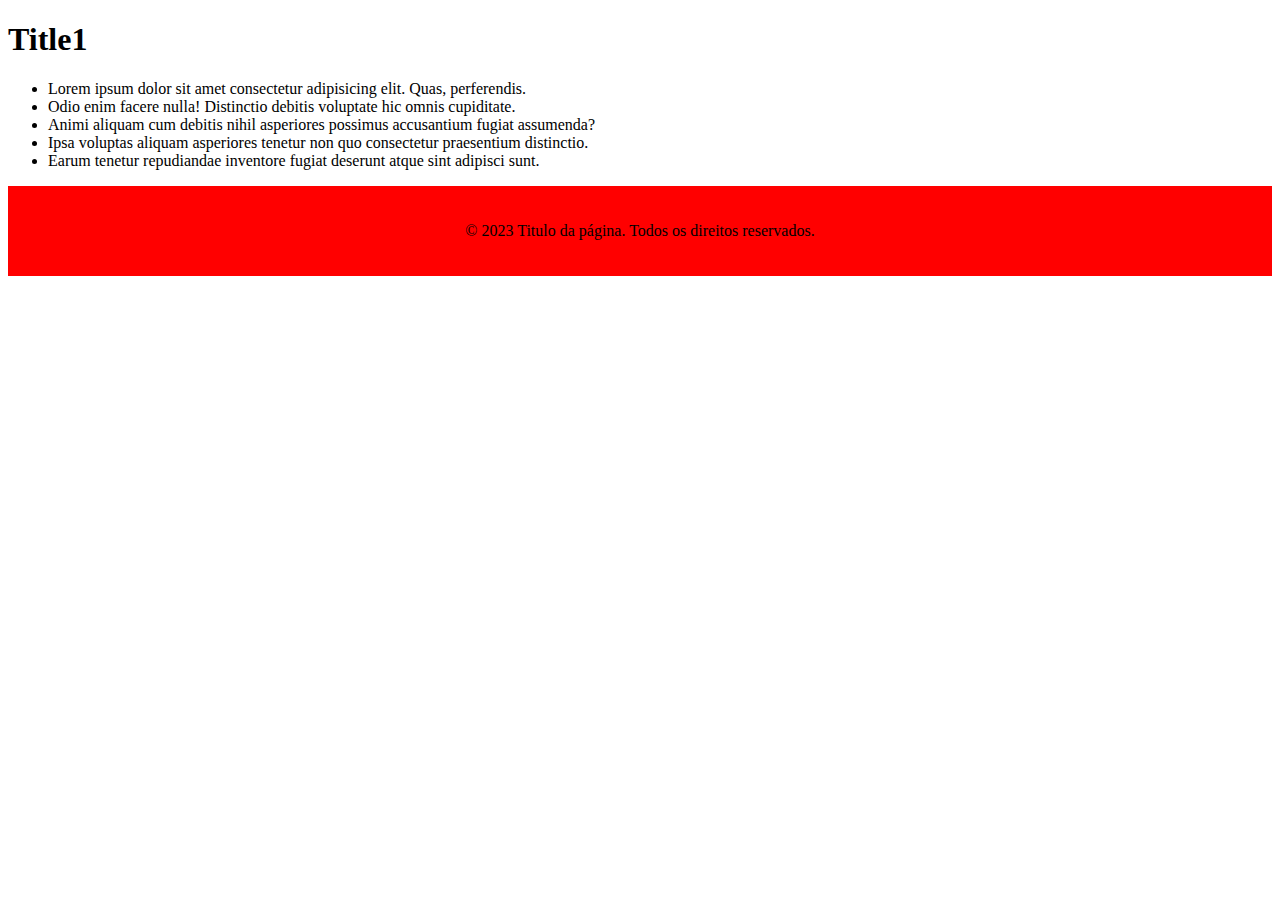
<file: AULA1/index.html>
<!DOCTYPE html>
<html lang="en">
<head>
    <meta charset="UTF-8">
    <meta name="viewport" content="width=device-width, initial-scale=1.0">
    <title>Titulo da página</title>
</head>
<body>
    <section>
        <h1>Title1</h1>
        <!-- ul>li*5>lorem10 -->
        <ul>
            <li>Lorem ipsum dolor sit amet consectetur adipisicing elit. Quas, perferendis.</li>
            <li>Odio enim facere nulla! Distinctio debitis voluptate hic omnis cupiditate.</li>
            <li>Animi aliquam cum debitis nihil asperiores possimus accusantium fugiat assumenda?</li>
            <li>Ipsa voluptas aliquam asperiores tenetur non quo consectetur praesentium distinctio.</li>
            <li>Earum tenetur repudiandae inventore fugiat deserunt atque sint adipisci sunt.</li>
        </ul>
    </section>
    <footer>
        <style>
            footer {
                background-color: #ff0000;
                padding: 20px;
                text-align: center;
            }
        </style>
        <p>© 2023 Titulo da página. Todos os direitos reservados.</p>
    </footer>
</body>
</html>
</file>
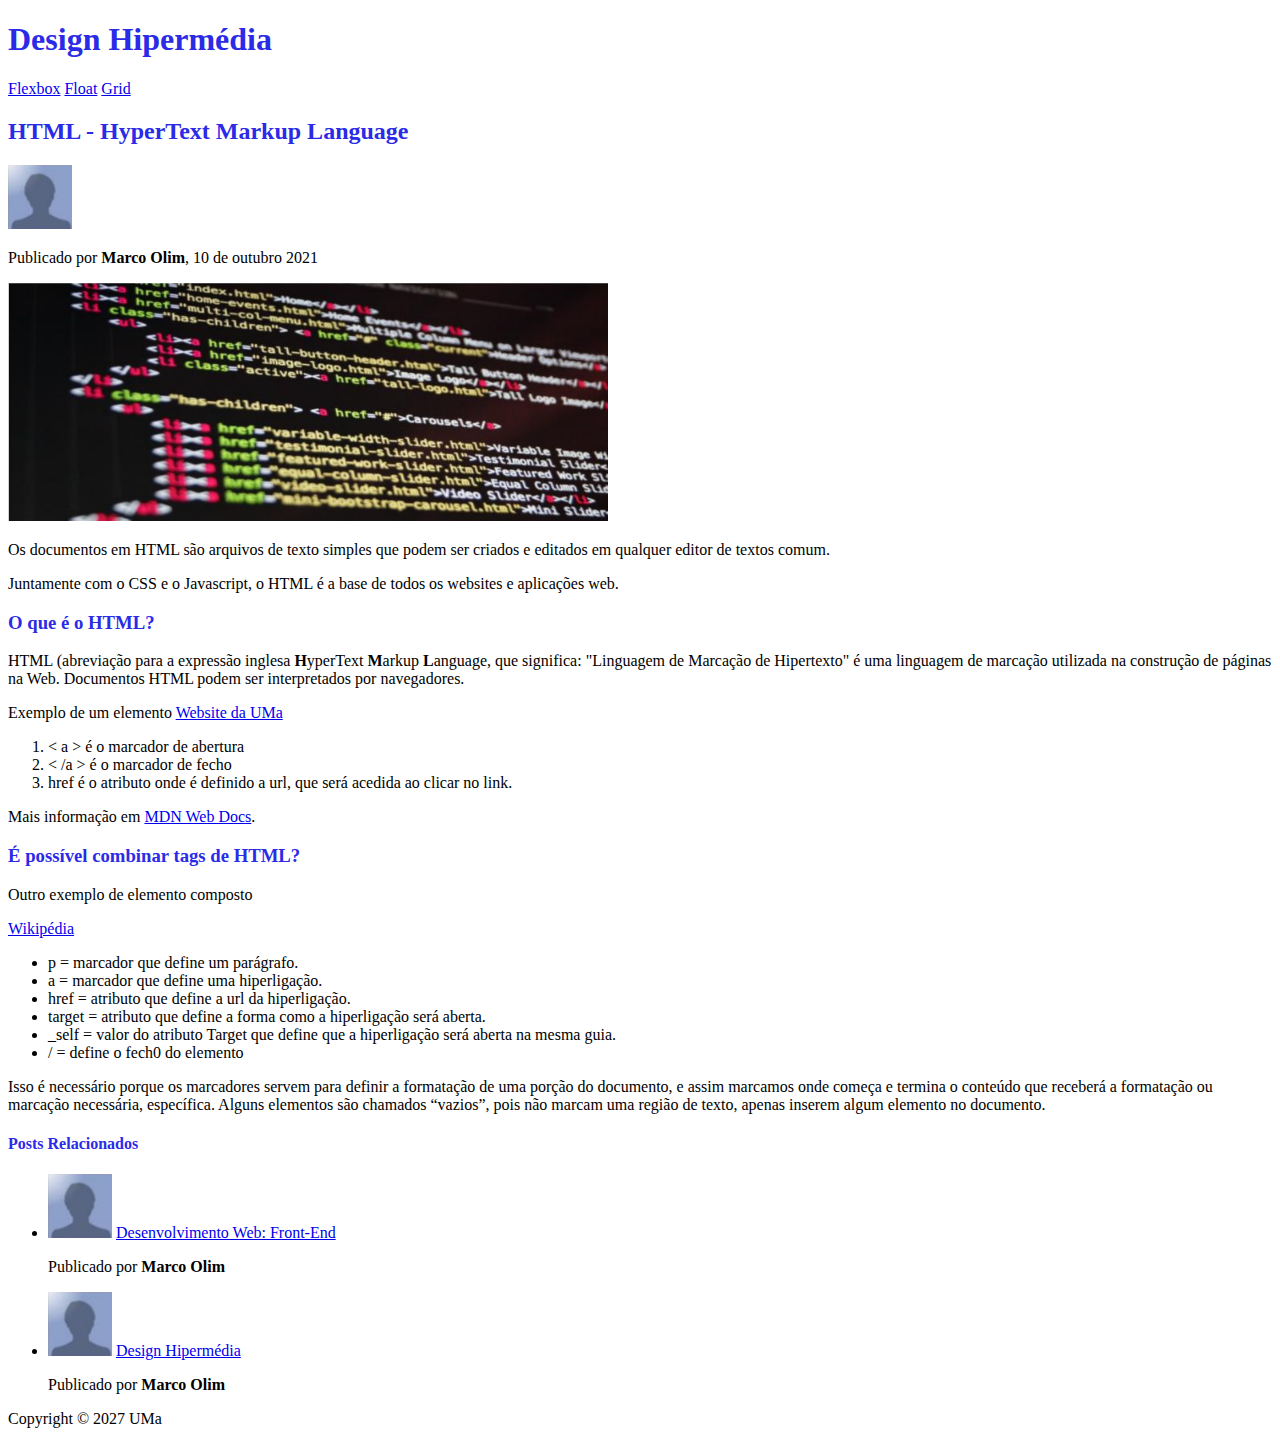
<file: AULA2/index.html>
<!DOCTYPE html>
<html lang="pt">
<head>
    <meta charset="UTF-8">
    <meta name="viewport" content="width=device-width, initial-scale=1">
    <link rel="stylesheet" href="style.css"/>
    <title>Título da página</title>
</head>

<body>
    <header>
        <h1 class="tituloheader">Design Hipermédia</h1> 
        <nav>
            <a href="#">Flexbox</a>
            <a href="#">Float</a>
            <a href="#">Grid</a>
        </nav>
    </header>
    <article>
    <h2>HTML - HyperText Markup Language</h2>

    <img src="avatar.png" alt="avatar" width="64" height="64">

    <p style="color: black;">Publicado por <strong>Marco Olim</strong>, 10 de outubro 2021</p>

    <img src="code.png" alt="code" width="600" height="auto">

    <p>Os documentos em HTML são arquivos de texto simples que podem ser criados e editados em qualquer editor de
    textos comum.</p>
    <p>Juntamente com o CSS e o Javascript, o HTML é a base de todos os websites e aplicações web.</p>
    <h3>O que é o HTML?</h3>

    <p>HTML (abreviação para a expressão inglesa <strong>H</strong>yperText <strong>M</strong>arkup <strong>L</strong>anguage, que significa: "Linguagem de Marcação de Hipertexto" é uma linguagem de marcação utilizada na construção de páginas na Web. Documentos HTML podem ser interpretados por navegadores.</p>
    <p>Exemplo de um elemento <a href="https://www.uma.pt/">Website da UMa</a></p>
    <ol>
        <li> < a > é o marcador de abertura</li>
        <li> < /a > é o marcador de fecho</li>
        <li> href é o atributo onde é definido a url, que será acedida ao clicar no link.</li>
    </ol>
    <p>Mais informação em <a href="http://linkmdn.com">MDN Web Docs</a>.</p>
    <h3>É possível combinar tags de HTML?</h3>
    <p>Outro exemplo de elemento composto <a href="http://pt.wikipedia.org" target="_self"><p>Wikipédia</p></a></p>
    <ul>
        <li>p = marcador que define um parágrafo.</li>
        <li>a = marcador que define uma hiperligação.</li>
        <li>href = atributo que define a url da hiperligação.</li>
        <li>target = atributo que define a forma como a hiperligação será aberta.</li>
        <li>_self = valor do atributo Target que define que a hiperligação será aberta na mesma guia.</li>
        <li>/ = define o fech0 do elemento</li>
    </ul>

    <p>Isso é necessário porque os marcadores servem para definir a formatação de uma porção do documento, e assim marcamos onde começa e termina o conteúdo que receberá a formatação ou marcação necessária, específica. Alguns elementos são chamados “vazios”, pois não marcam uma região de texto, apenas inserem algum elemento no documento.</p>
    </article>

    <div class="posts-relacionados">
    <h4>Posts Relacionados</h4>
    <ul>
        <li><img src="avatar.png" alt="Post 1" width="64" height="64"> <a href="http://linkdopost.com" target="_self">Desenvolvimento Web: Front-End</a>
        <p>Publicado por <strong>Marco Olim</strong></p></li>
        <li><img src="avatar.png" alt="Post 2" width="64" height="64"> <a href="http://linkdopost2.com" target="_self">Design Hipermédia</a>
        <p>Publicado por <strong>Marco Olim</strong></p></li>
    </ul>
    </div>
</body>

<footer>
    <p>Copyright © 2027 UMa</p>
</footer>

</html>
</file>
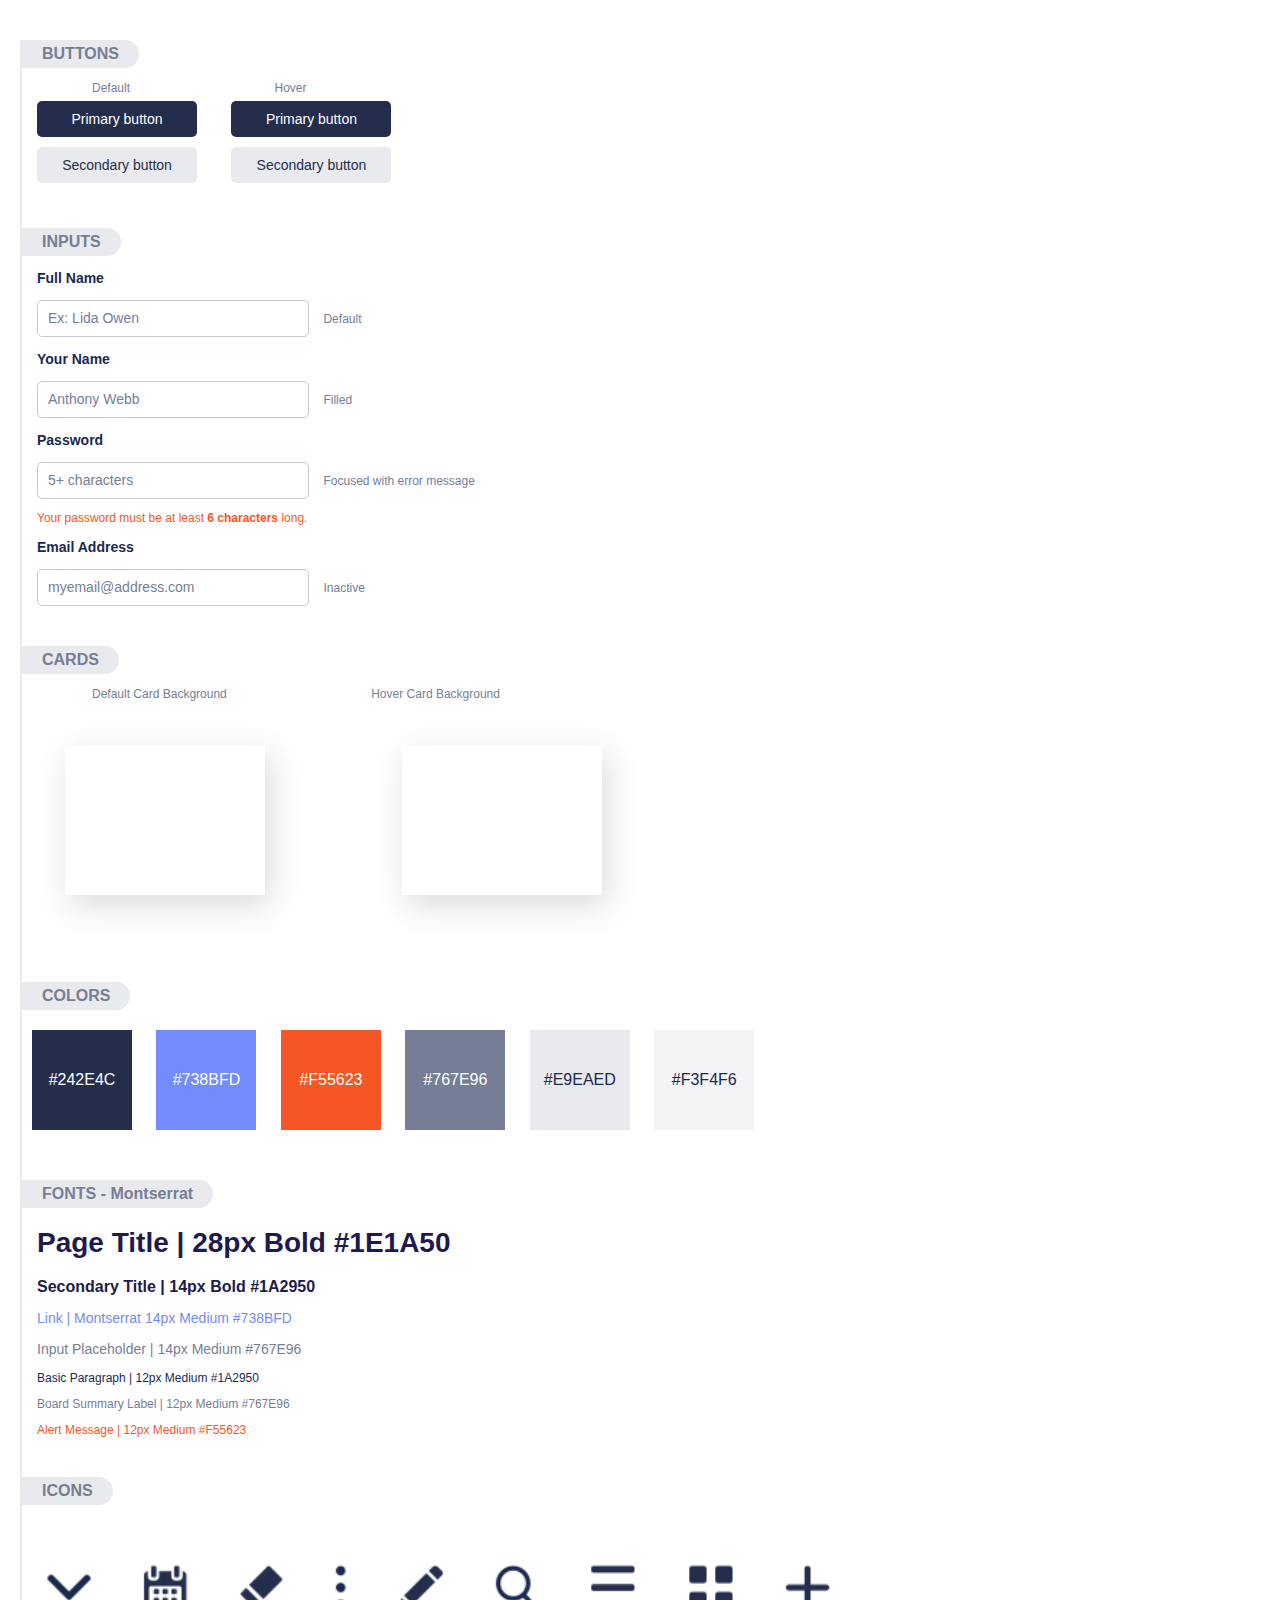
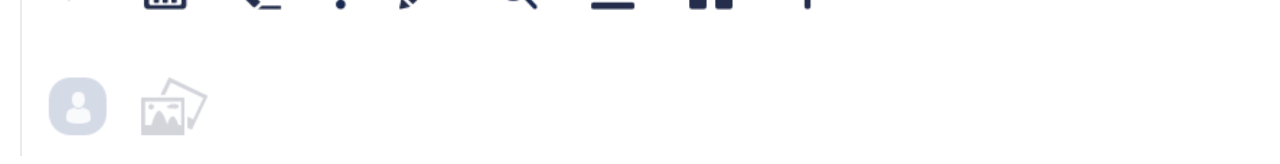
<file: AULA3/index.html>
<!DOCTYPE html>
<html>
<head>
    <meta charset="UTF-8">
    <meta name="viewport" content="width=device-width, initial-scale=1.0">
    <title>Caderno de Estilos</title>
    <link rel="stylesheet" href="style.css">
</head>
<body>
    <div>
        <p class="section-title">BUTTONS</p>
    <nav>
        <span class="nav">Default</span>
        <span class="nav">Hover</span>
    </nav>
    <button class="primary">Primary button</button> <button class="primary">Primary button</button><br>
    <button class="secondary">Secondary button</button> <button class="secondary">Secondary button</button>
    </div>
    <div>
        <p class="section-title">INPUTS</p>
        <h3>Full Name</h3>
        <input type="text" placeholder="Ex: Lida Owen"> <span class="board-summary">Default</span>
        <h3>Your Name</h3>
        <input type="text" placeholder="Anthony Webb"> <span class="board-summary">Filled</span>
        <h3>Password</h3>
        <input type="text" placeholder="5+ characters"> <span class="board-summary">Focused with error message</span>
        <p class="alert-message">Your password must be at least <strong>6 characters</strong> long.</p>
        <h3>Email Address</h3>
        <input type="text" placeholder="myemail@address.com"> <span class="board-summary">Inactive</span>
    </div>
    <div class="cards">
        <p class="section-title">CARDS</p>
        <span class="nav">Default Card Background</span>
        <span class="nav">Hover Card Background</span>
        <br>
        <span class="card"></span>
        <span class="card"></span>
    </div>
    <div class="colors">
        <p class="section-title">COLORS</p>
        <span style="background-color: #242E4C; color: white;">#242E4C</span>
        <span style="background-color: #738BFD; color: white;">#738BFD</span>
        <span style="background-color: #F55623; color: white;">#F55623</span>
        <span style="background-color: #767E96; color: white;">#767E96</span>
        <span style="background-color: #E9EAED; color: #1A2950;">#E9EAED</span>
        <span style="background-color: #F3F4F6; color: #1A2950;">#F3F4F6</span>
    </div>
    <div>
        <p class="section-title">FONTS - Montserrat</p>
        <h1>Page Title | 28px Bold #1E1A50</h1>
        <h2>Secondary Title | 14px Bold #1A2950</h2>
        <a>Link | Montserrat 14px Medium #738BFD</a>
        <p class="input-placeholder">Input Placeholder | 14px Medium #767E96</p>
        <p>Basic Paragraph | 12px Medium #1A2950</p>
        <p class="board-summary">Board Summary Label | 12px Medium #767E96</p>
        <p class="alert-message">Alert Message | 12px Medium #F55623</p>
    </div>
    <div>
        <p class="section-title">ICONS</p>
        <img src="icons.png" alt="" style="margin-top: 40px;">
    </div>
</body>
</html>
</file>
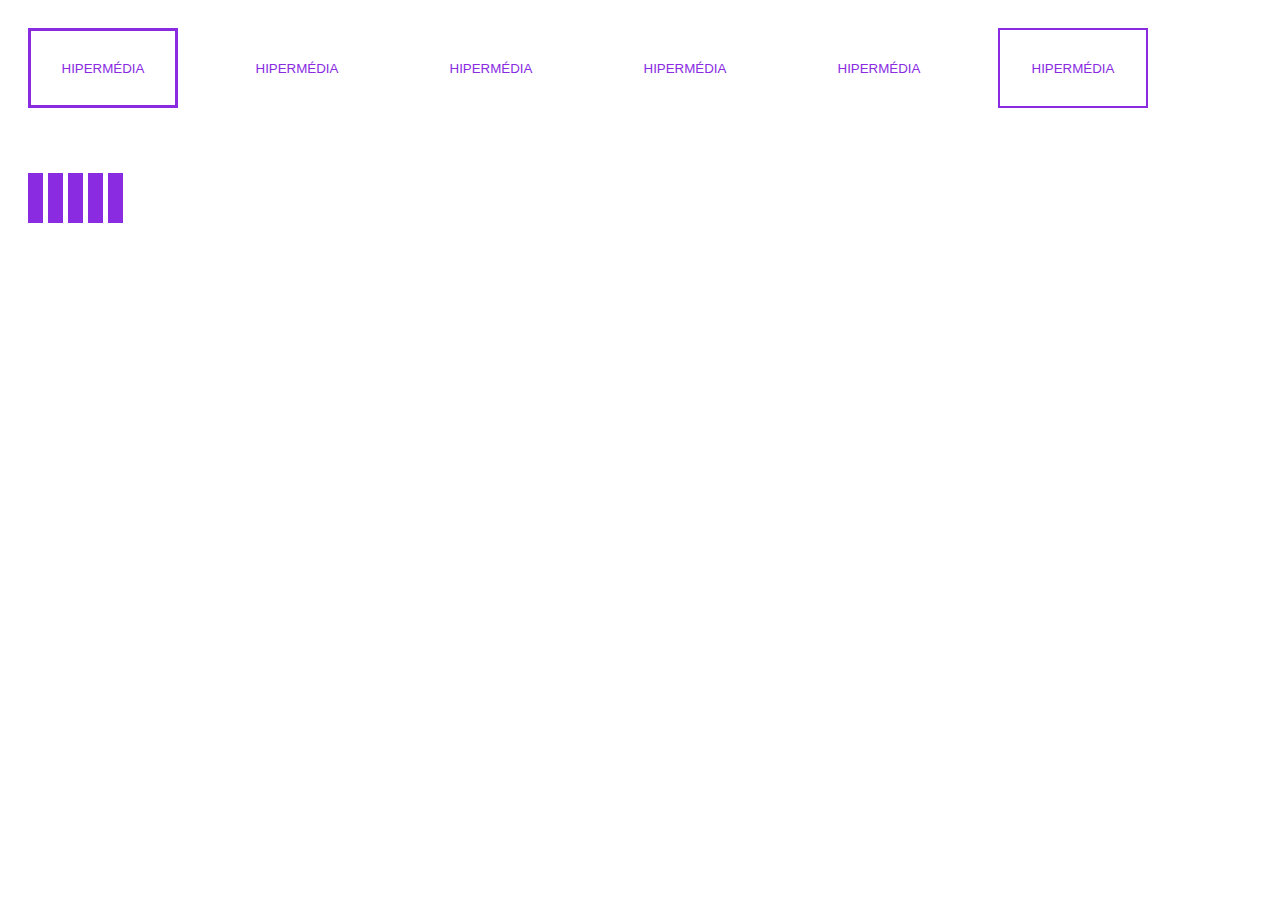
<file: AULA4/index.html>
<!DOCTYPE html>
<html lang="en">
<head>
    <meta charset="UTF-8">
    <meta name="viewport" content="width=device-width, initial-scale=1.0">
    <link rel="stylesheet" href="styles.css">
    <title>Aula 4</title>
</head>
<body>
    <button class="botao" id="anim1">HIPERMÉDIA</button>
    <button class="botao" id="anim2">HIPERMÉDIA</button>
    <button class="botao" id="anim3">HIPERMÉDIA</button>
    <button class="botao" id="anim4">HIPERMÉDIA</button>
    <button class="botao" id="anim5"><span id="anim5-span">HIPERMÉDIA</span></button>
    <button class="botao" id="anim6"><span id="anim6-text">HIPERMÉDIA</span></button>

    <div class="loaders">
        <div class="loader">
            <div class="barra1"></div>
            <div class="barra2"></div>
            <div class="barra3"></div>
            <div class="barra4"></div>
            <div class="barra5"></div>
        </div>
        <div class="loader2">
            <div class="box1"></div>
            <div class="box2"></div>
            <div class="box3"></div>
        </div>
    </div>
</body>
</html>
</file>
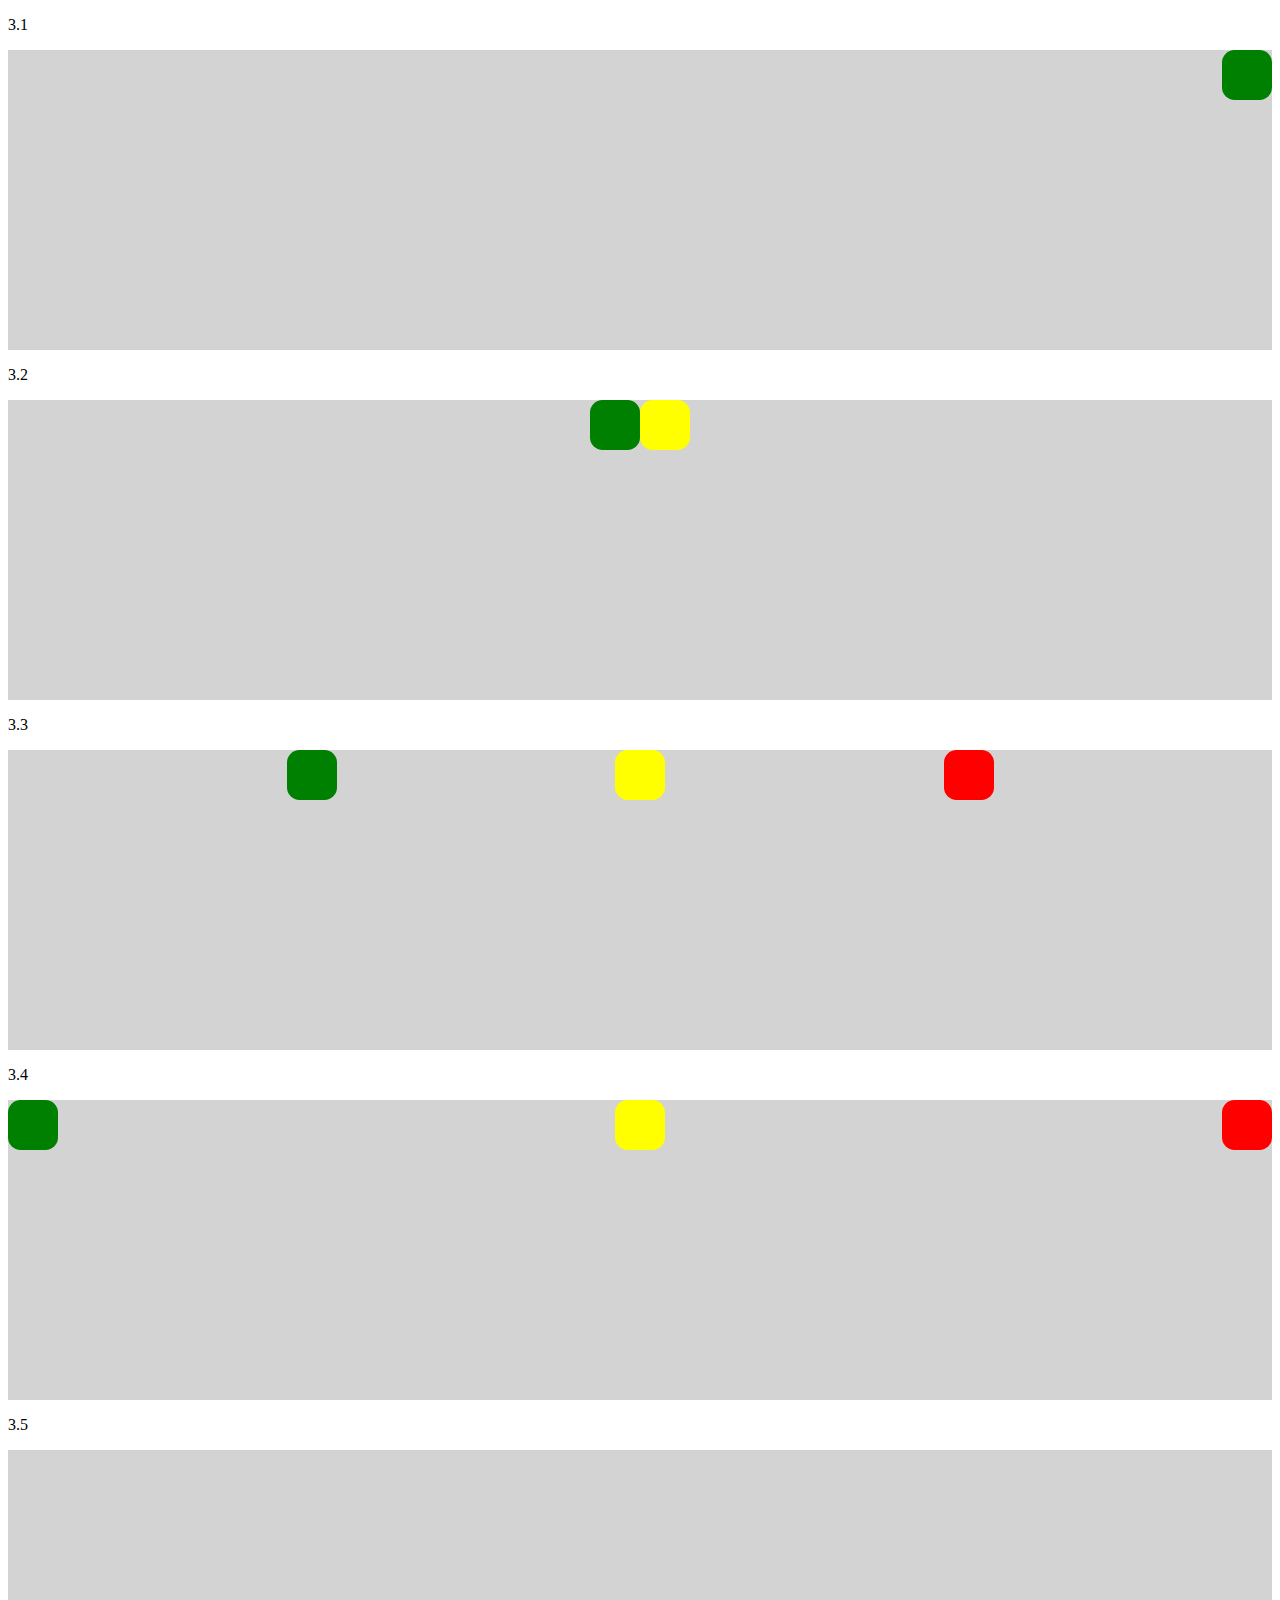
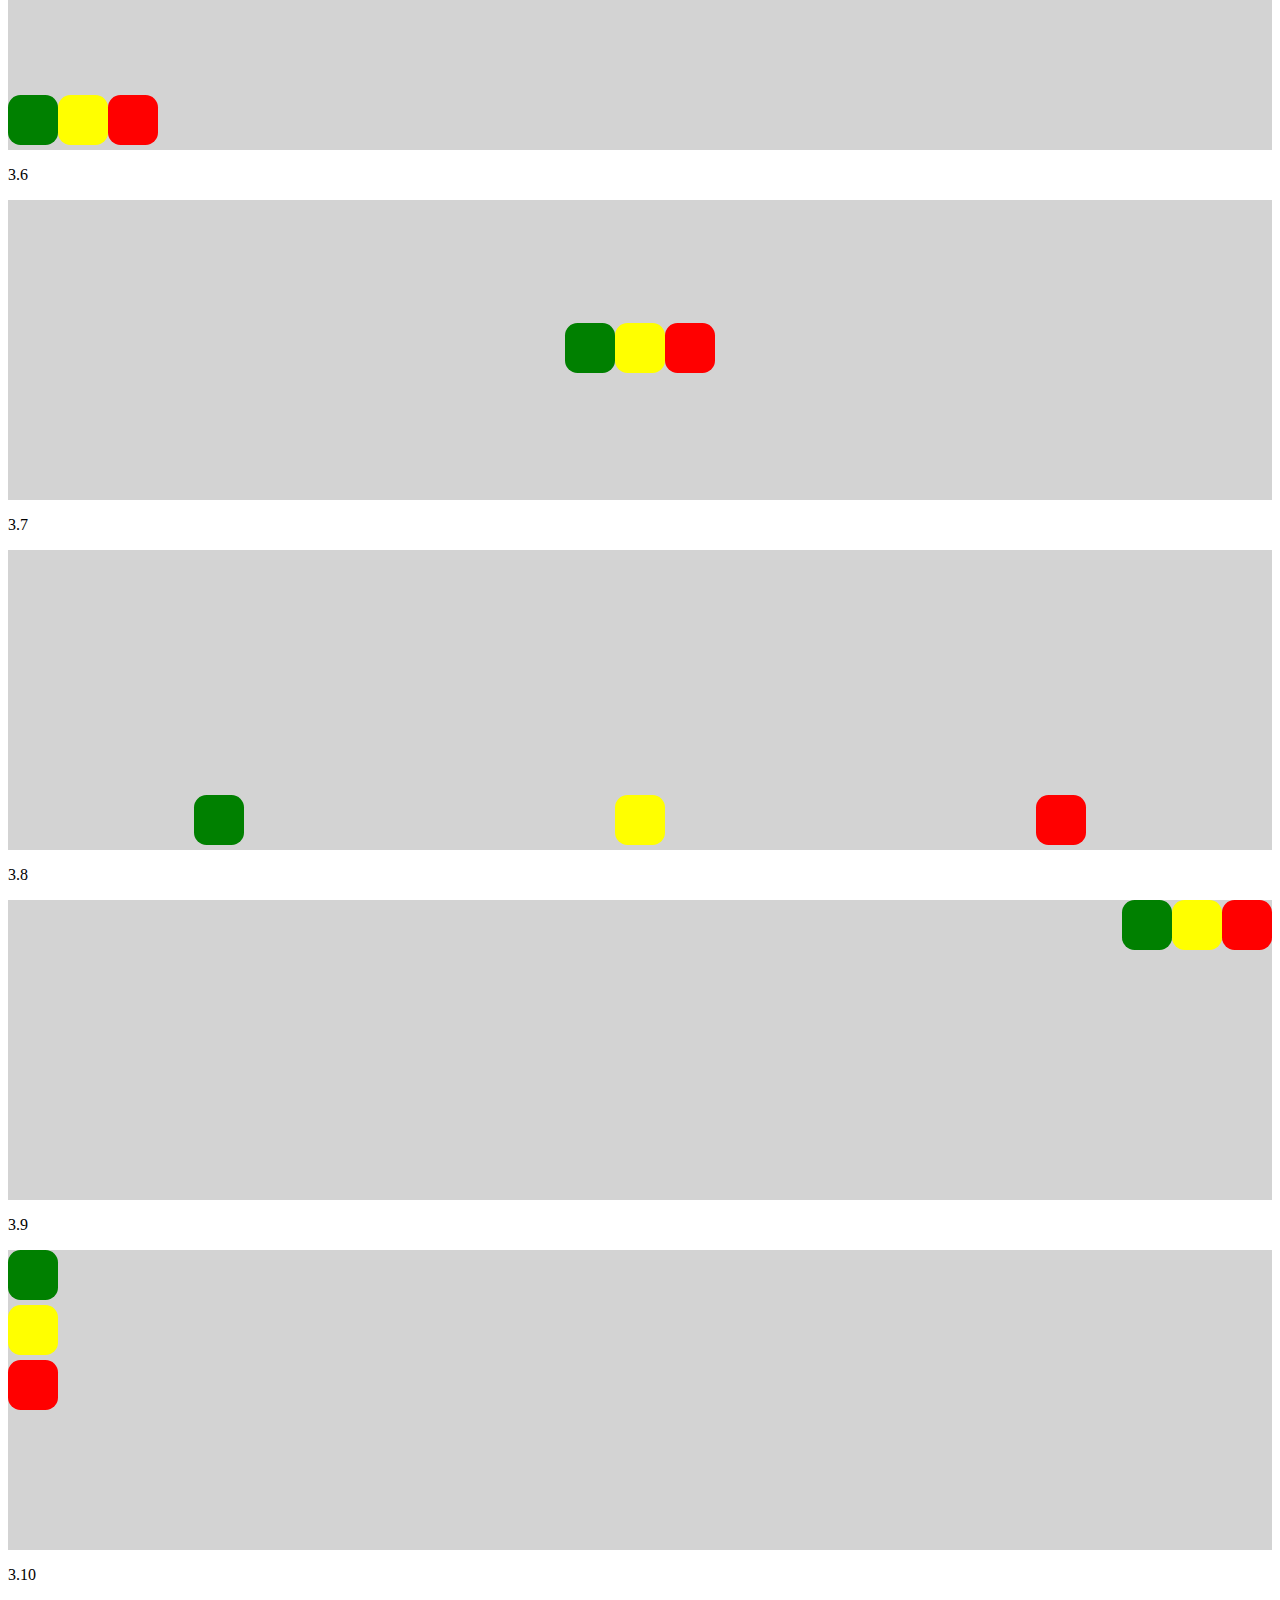
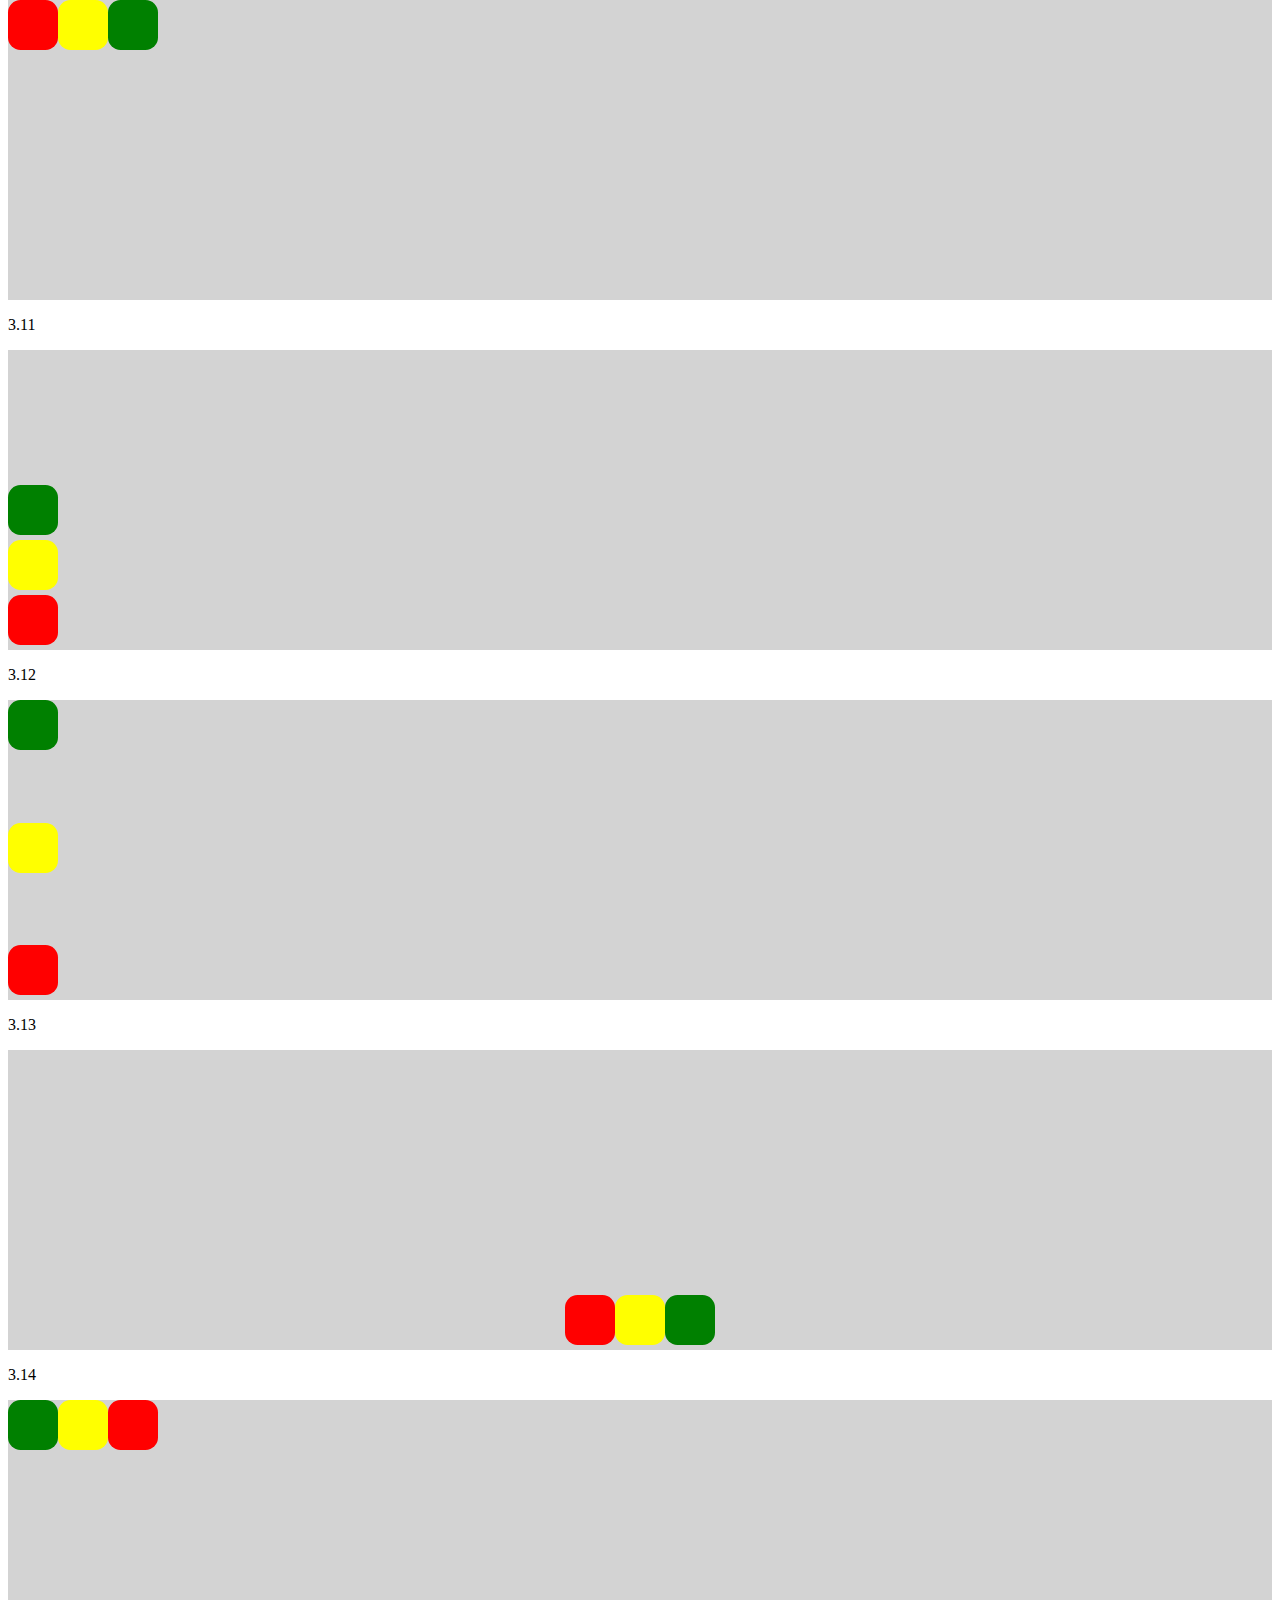
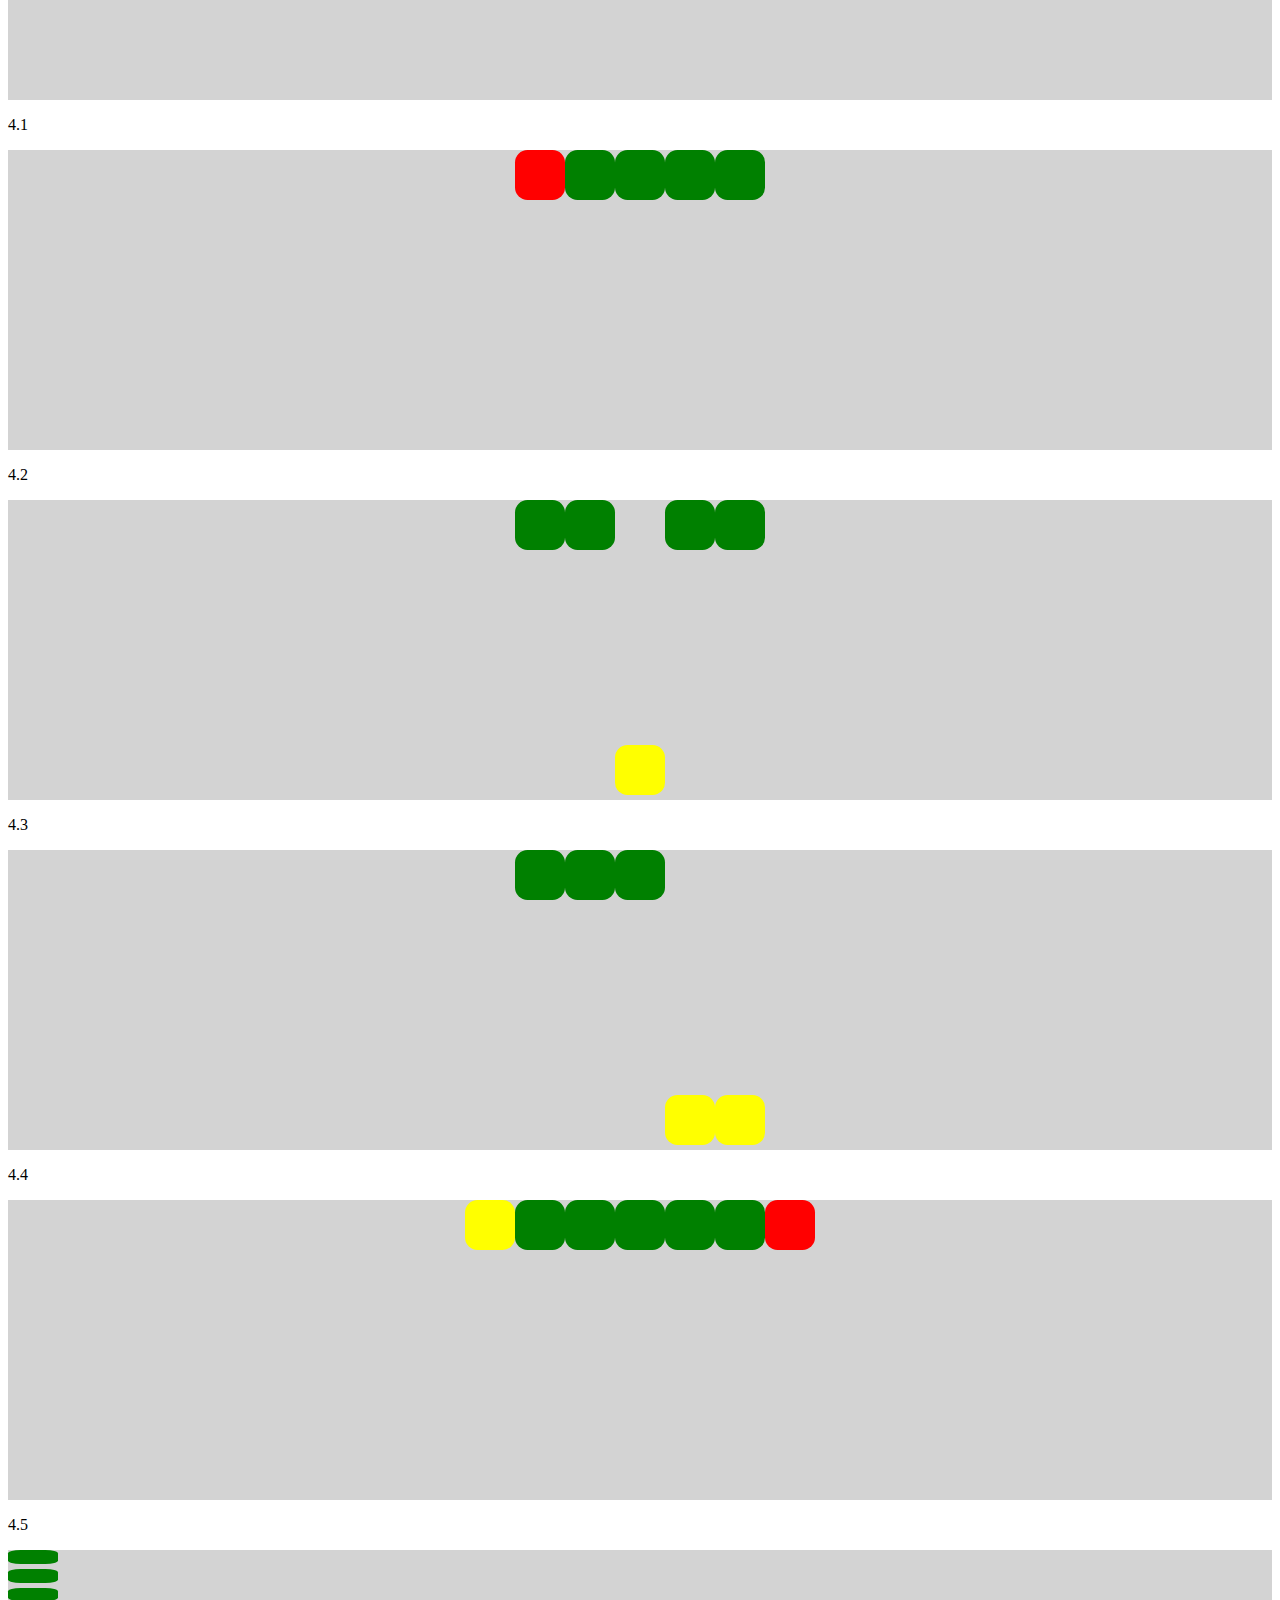
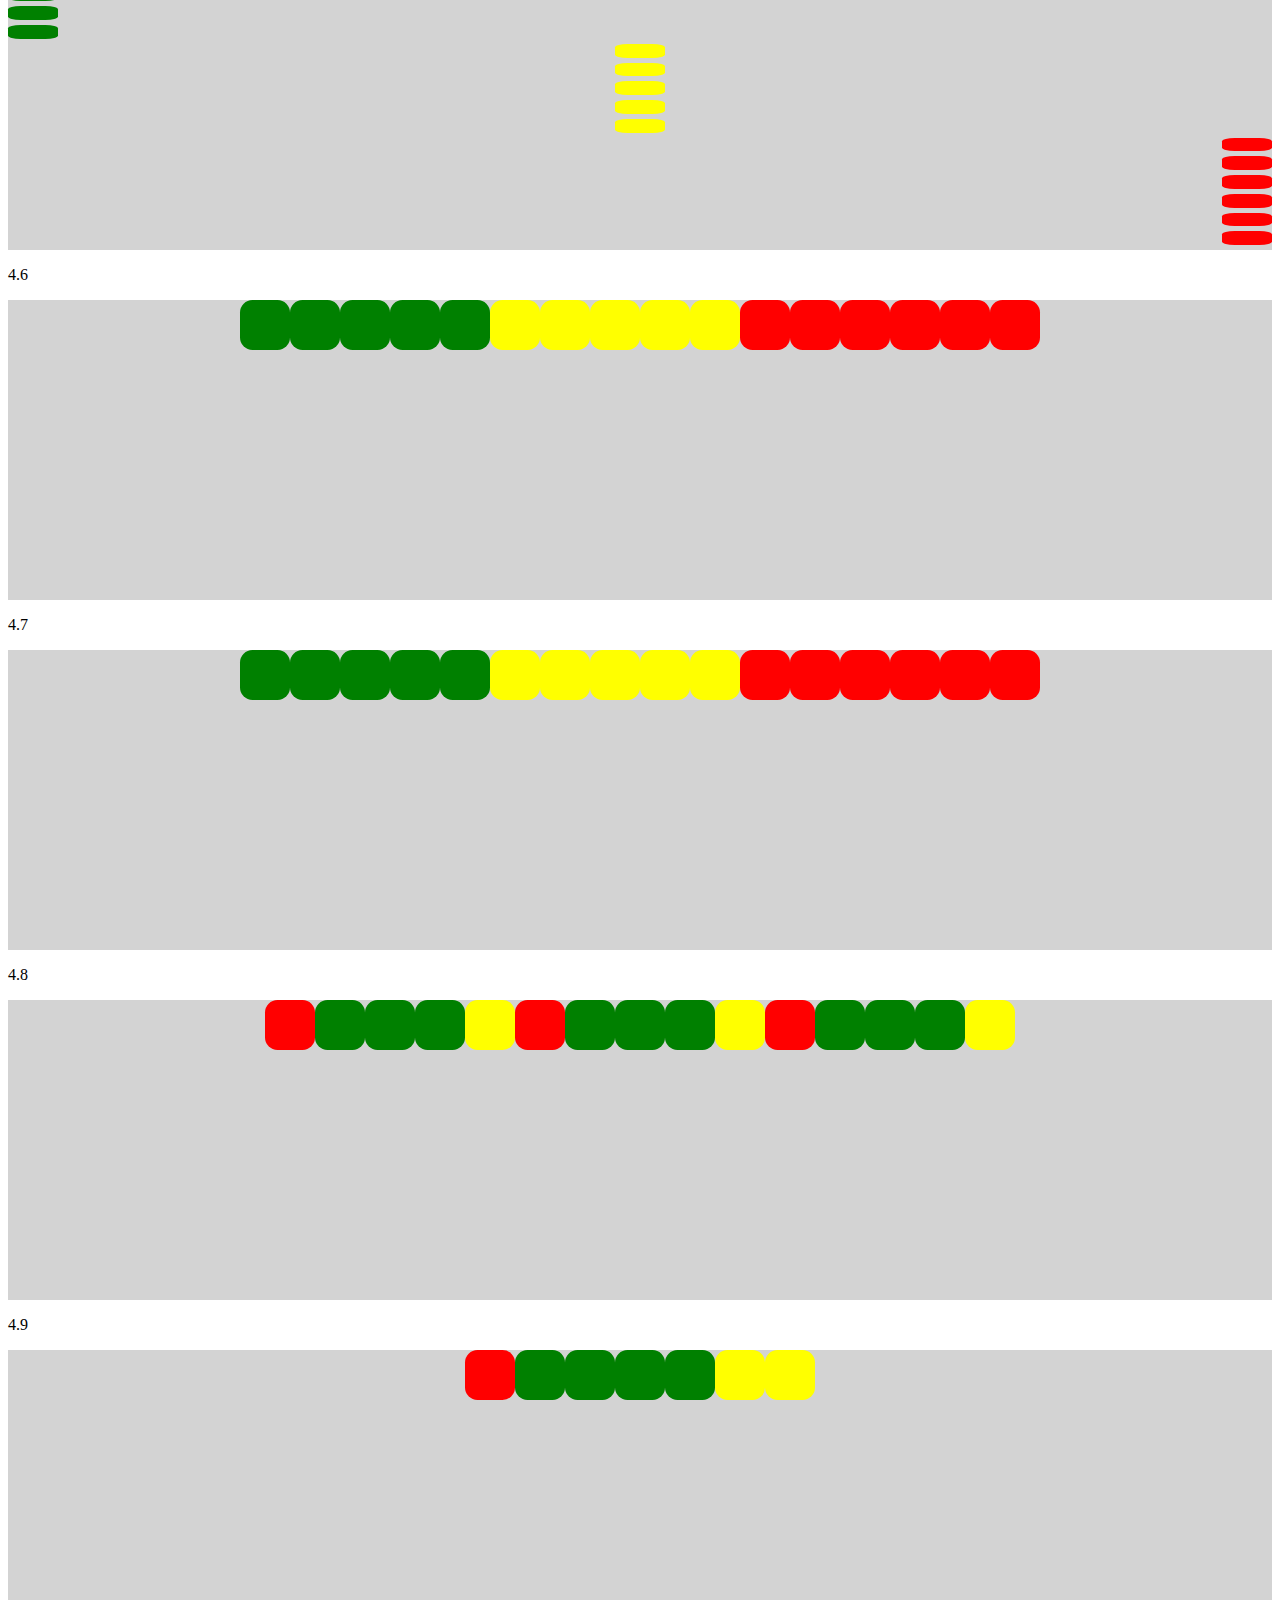
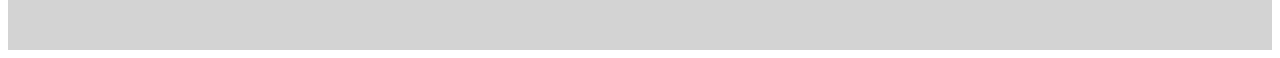
<file: AULA5/ex1/index.html>
<!DOCTYPE html>
<html lang="en">
<head>
    <meta charset="UTF-8">
    <meta name="viewport" content="width=device-width, initial-scale=1.0">
    <link rel="stylesheet" href="styles.css">
    <title>Aula 5</title>
</head>
<body>
    <p>3.1</p>
    <div class="flex-container">
        <div class="flex-item verde"></div>
    </div>
    <p>3.2</p>
    <div class="flex-container2">
        <div class="flex-item verde"></div>
        <div class="flex-item amarelo"></div>
    </div>
    <p>3.3</p>
    <div class="flex-container3">
        <div class="flex-item verde"></div>
        <div class="flex-item amarelo"></div>
        <div class="flex-item vermelho"></div>
    </div>
    <p>3.4</p>
    <div class="flex-container4">
        <div class="flex-item verde"></div>
        <div class="flex-item amarelo"></div>
        <div class="flex-item vermelho"></div>
    </div>
    <p>3.5</p>
    <div class="flex-container5">
        <div class="flex-item verde"></div>
        <div class="flex-item amarelo"></div>
        <div class="flex-item vermelho"></div>
    </div>
    <p>3.6</p>
    <div class="flex-container6">
        <div class="flex-item verde"></div>
        <div class="flex-item amarelo"></div>
        <div class="flex-item vermelho"></div>
    </div>
    <p>3.7</p>
    <div class="flex-container7">
        <div class="flex-item verde"></div>
        <div class="flex-item amarelo"></div>
        <div class="flex-item vermelho"></div>
    </div>
    <p>3.8</p>
    <div class="flex-container8">
        <div class="flex-item verde"></div>
        <div class="flex-item amarelo"></div>
        <div class="flex-item vermelho"></div>
    </div>
    <p>3.9</p>
    <div class="flex-container9">
        <div class="flex-item verde"></div>
        <div class="flex-item amarelo"></div>
        <div class="flex-item vermelho"></div>
    </div>
    <p>3.10</p>
    <div class="flex-container10">
        <div class="flex-item verde"></div>
        <div class="flex-item amarelo"></div>
        <div class="flex-item vermelho"></div>
    </div>
    <p>3.11</p>
    <div class="flex-container11">
        <div class="flex-item verde"></div>
        <div class="flex-item amarelo"></div>
        <div class="flex-item vermelho"></div>
    </div>
    <p>3.12</p>
    <div class="flex-container12">
        <div class="flex-item verde"></div>
        <div class="flex-item amarelo"></div>
        <div class="flex-item vermelho"></div>
    </div>
    <p>3.13</p>
    <div class="flex-container13">
        <div class="flex-item verde"></div>
        <div class="flex-item amarelo"></div>
        <div class="flex-item vermelho"></div>
    </div>
    <p>3.14</p>
    <div class="flex-container14">
        <div class="flex-item verde"></div>
        <div class="flex-item amarelo"></div>
        <div class="flex-item vermelho"></div>
    </div>
    <p>4.1</p>
    <div class="flex-container15">
        <div class="flex-item verde"></div>
        <div class="flex-item verde"></div>
        <div class="flex-item verde"></div>
        <div class="flex-item vermelho"></div>
        <div class="flex-item verde"></div>
    </div>
    <p>4.2</p>
    <div class="flex-container16">
        <div class="flex-item verde"></div>
        <div class="flex-item verde"></div>
        <div class="flex-item amarelo"></div>
        <div class="flex-item verde"></div>
        <div class="flex-item verde"></div>
    </div>
    <p>4.3</p>
    <div class="flex-container17">
        <div class="flex-item amarelo"></div>
        <div class="flex-item verde"></div>
        <div class="flex-item amarelo"></div>
        <div class="flex-item verde"></div>
        <div class="flex-item verde"></div>
    </div>
    <p>4.4</p>
    <div class="flex-container18">
        <div class="flex-item amarelo"></div>
        <div class="flex-item verde"></div>
        <div class="flex-item verde"></div>
        <div class="flex-item verde"></div>
        <div class="flex-item verde"></div>
        <div class="flex-item verde"></div>
        <div class="flex-item vermelho"></div>
    </div>
    <p>4.5</p>
    <div class="flex-container19">
        <div class="flex-item verde"></div>
        <div class="flex-item verde"></div>
        <div class="flex-item verde"></div>
        <div class="flex-item verde"></div>
        <div class="flex-item verde"></div>
        <div class="flex-item amarelo"></div>
        <div class="flex-item amarelo"></div>
        <div class="flex-item amarelo"></div>
        <div class="flex-item amarelo"></div>
        <div class="flex-item amarelo"></div>
        <div class="flex-item vermelho"></div>
        <div class="flex-item vermelho"></div>
        <div class="flex-item vermelho"></div>
        <div class="flex-item vermelho"></div>
        <div class="flex-item vermelho"></div>
        <div class="flex-item vermelho"></div>
    </div>
    <p>4.6</p>
    <div class="flex-container20">
        <div class="flex-item verde"></div>
        <div class="flex-item verde"></div>
        <div class="flex-item verde"></div>
        <div class="flex-item verde"></div>
        <div class="flex-item verde"></div>
        <div class="flex-item amarelo"></div>
        <div class="flex-item amarelo"></div>
        <div class="flex-item amarelo"></div>
        <div class="flex-item amarelo"></div>
        <div class="flex-item amarelo"></div>
        <div class="flex-item vermelho"></div>
        <div class="flex-item vermelho"></div>
        <div class="flex-item vermelho"></div>
        <div class="flex-item vermelho"></div>
        <div class="flex-item vermelho"></div>
        <div class="flex-item vermelho"></div>
    </div>
    <p>4.7</p>
    <div class="flex-container21">
        <div class="flex-item verde"></div>
        <div class="flex-item verde"></div>
        <div class="flex-item verde"></div>
        <div class="flex-item verde"></div>
        <div class="flex-item verde"></div>
        <div class="flex-item amarelo"></div>
        <div class="flex-item amarelo"></div>
        <div class="flex-item amarelo"></div>
        <div class="flex-item amarelo"></div>
        <div class="flex-item amarelo"></div>
        <div class="flex-item vermelho"></div>
        <div class="flex-item vermelho"></div>
        <div class="flex-item vermelho"></div>
        <div class="flex-item vermelho"></div>
        <div class="flex-item vermelho"></div>
        <div class="flex-item vermelho"></div>
    </div>
    <p>4.8</p>
    <div class="flex-container22">
        <div class="flex-item vermelho"></div>
        <div class="flex-item verde"></div>
        <div class="flex-item verde"></div>
        <div class="flex-item verde"></div>
        <div class="flex-item amarelo"></div>
        <div class="flex-item vermelho"></div>
        <div class="flex-item verde"></div>
        <div class="flex-item verde"></div>
        <div class="flex-item verde"></div>
        <div class="flex-item amarelo"></div>
        <div class="flex-item vermelho"></div>
        <div class="flex-item verde"></div>
        <div class="flex-item verde"></div>
        <div class="flex-item verde"></div>
        <div class="flex-item amarelo"></div>
    </div>
    <p>4.9</p>
    <div class="flex-container23">
        <div class="flex-item vermelho"></div>
        <div class="flex-item verde"></div>
        <div class="flex-item verde"></div>
        <div class="flex-item verde"></div>
        <div class="flex-item verde"></div>
        <div class="flex-item amarelo"></div>
        <div class="flex-item amarelo"></div>
    </div>
</body>
</html>
</file>
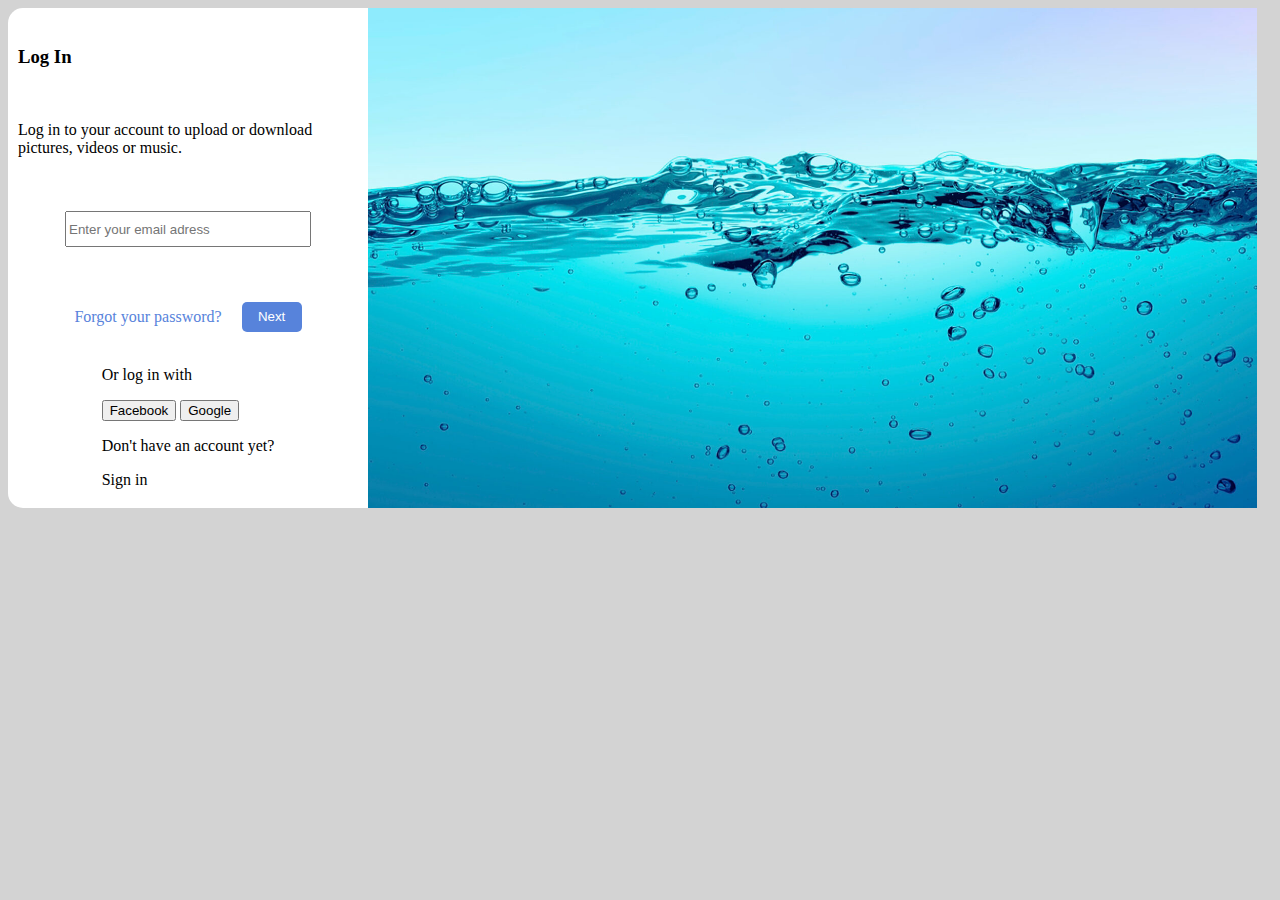
<file: AULA5/ex2/index.html>
<!DOCTYPE html>
<html lang="en">
<head>
    <meta charset="UTF-8">
    <meta name="viewport" content="width=device-width, initial-scale=1.0">
    <link rel="stylesheet" href="styles.css">
    <title>Login</title>
</head>
<body>
    <div class="container">
            <div class="logincard">
                <div class="login-form">
                    <h3>Log In</h3>
                    <p>Log in to your account to upload or download pictures, videos or music.</p>
                    <input type="text" placeholder="Enter your email adress"><br>

                    <div class="botoes">
                        <a class="password">Forgot your password?</a>
                        <button class="next"">Next</button>
                    </div>

                    <div class="botoes2">
                        <p>Or log in with</p>
                        <button class="facebook">Facebook</button>
                        <button class="google">Google</button>
                        <p>Don't have an account yet?</p> <a>Sign in</a>
                    </div>
                </div>
            </div>

            <div class="imagem">
                <img src="water.jpg" alt="">
            </div>
    </div>
    
</body>
</html>
</file>
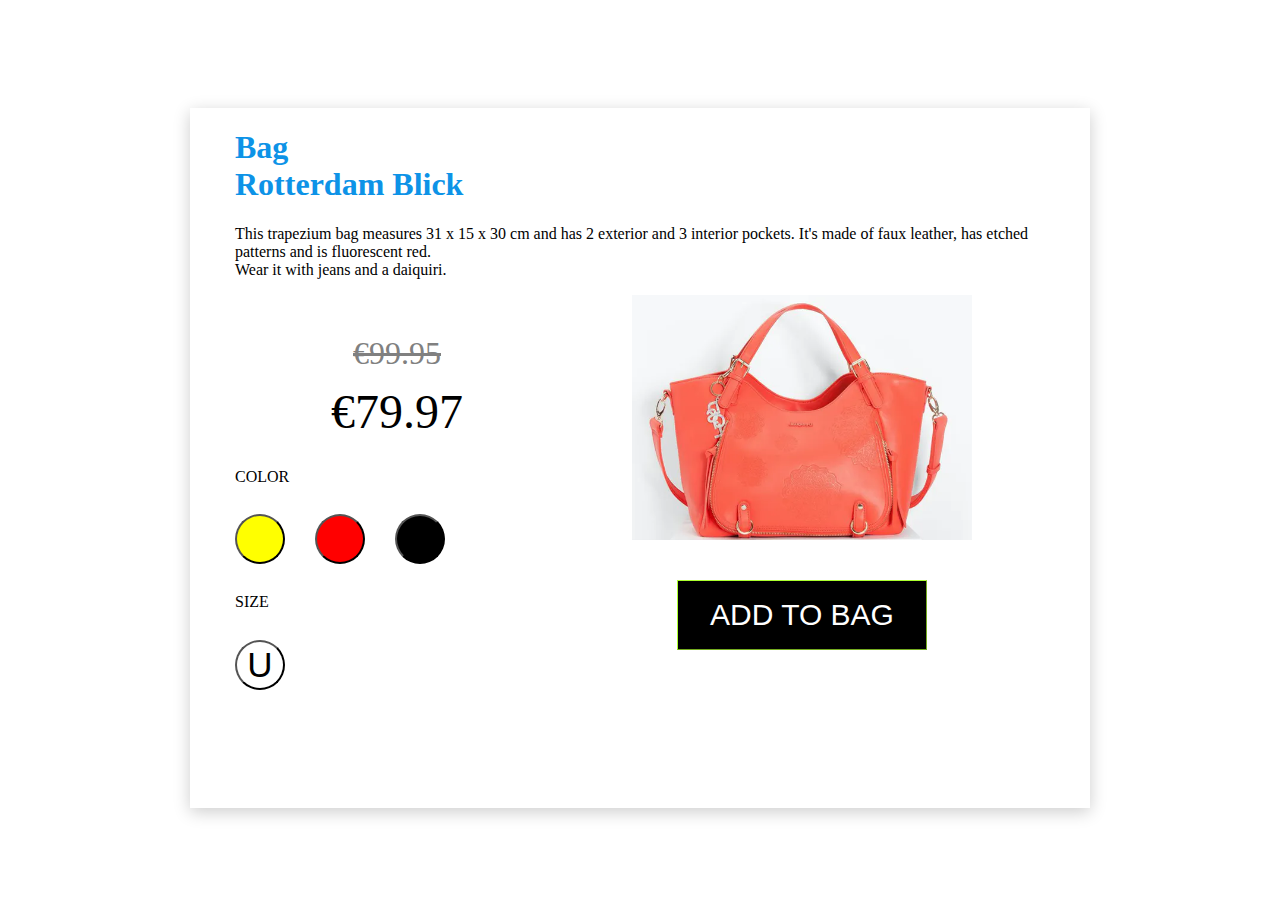
<file: AULA5/ex3/index.html>
<!DOCTYPE html>
<html lang="en">
<head>
    <meta charset="UTF-8">
    <meta name="viewport" content="width=device-width, initial-scale=1.0">
    <link rel="stylesheet" href="style.css">
    <title>Exercício 4</title>
</head>
<body>
    <div class="container">
        <div class="container2">
            <div class="text">
                <h1>Bag<br>Rotterdam Blick</h1>
                <p>This trapezium bag measures 31 x 15 x 30 cm and has 2 exterior and 3 interior pockets. It's made of faux leather, has etched patterns and is fluorescent red.<br>Wear it with jeans and a daiquiri.</p>
            </div>
            <div class="lowercard">
                <div class="itemsettings">
                    <p style="text-decoration: line-through; color: gray; font-size: xx-large; margin: 0px; margin-top: 40px;">€99.95</p>
                    <p style="font-size: xxx-large; margin: 0px;">€79.97</p>
                    <div class="optiontitle"><p>COLOR</p></div>
                    <div class="colors">
                        <div class="yellowbutton"><button class="yellowbutton"></button></div>
                        <div class="redbutton"><button class="redbutton"></button></div>
                        <div class="blackbutton"><button class="blackbutton"></button></div>
                    </div>
                    <div class="optiontitle"><p>SIZE</p></div>
                    <div class="sizebutton">
                        <button class="sizebutton">U</button>
                    </div>
                </div>

                <div class="item">
                    <div class="imagem">
                        <img class="item" src="bolsa.png" alt="">
                    </div>
                    <div class="addbutton">
                        <button class="addbutton">ADD TO BAG</button>
                    </div>
                </div>
            </div>
        </div>
    </div>
</body>
</html>
</file>
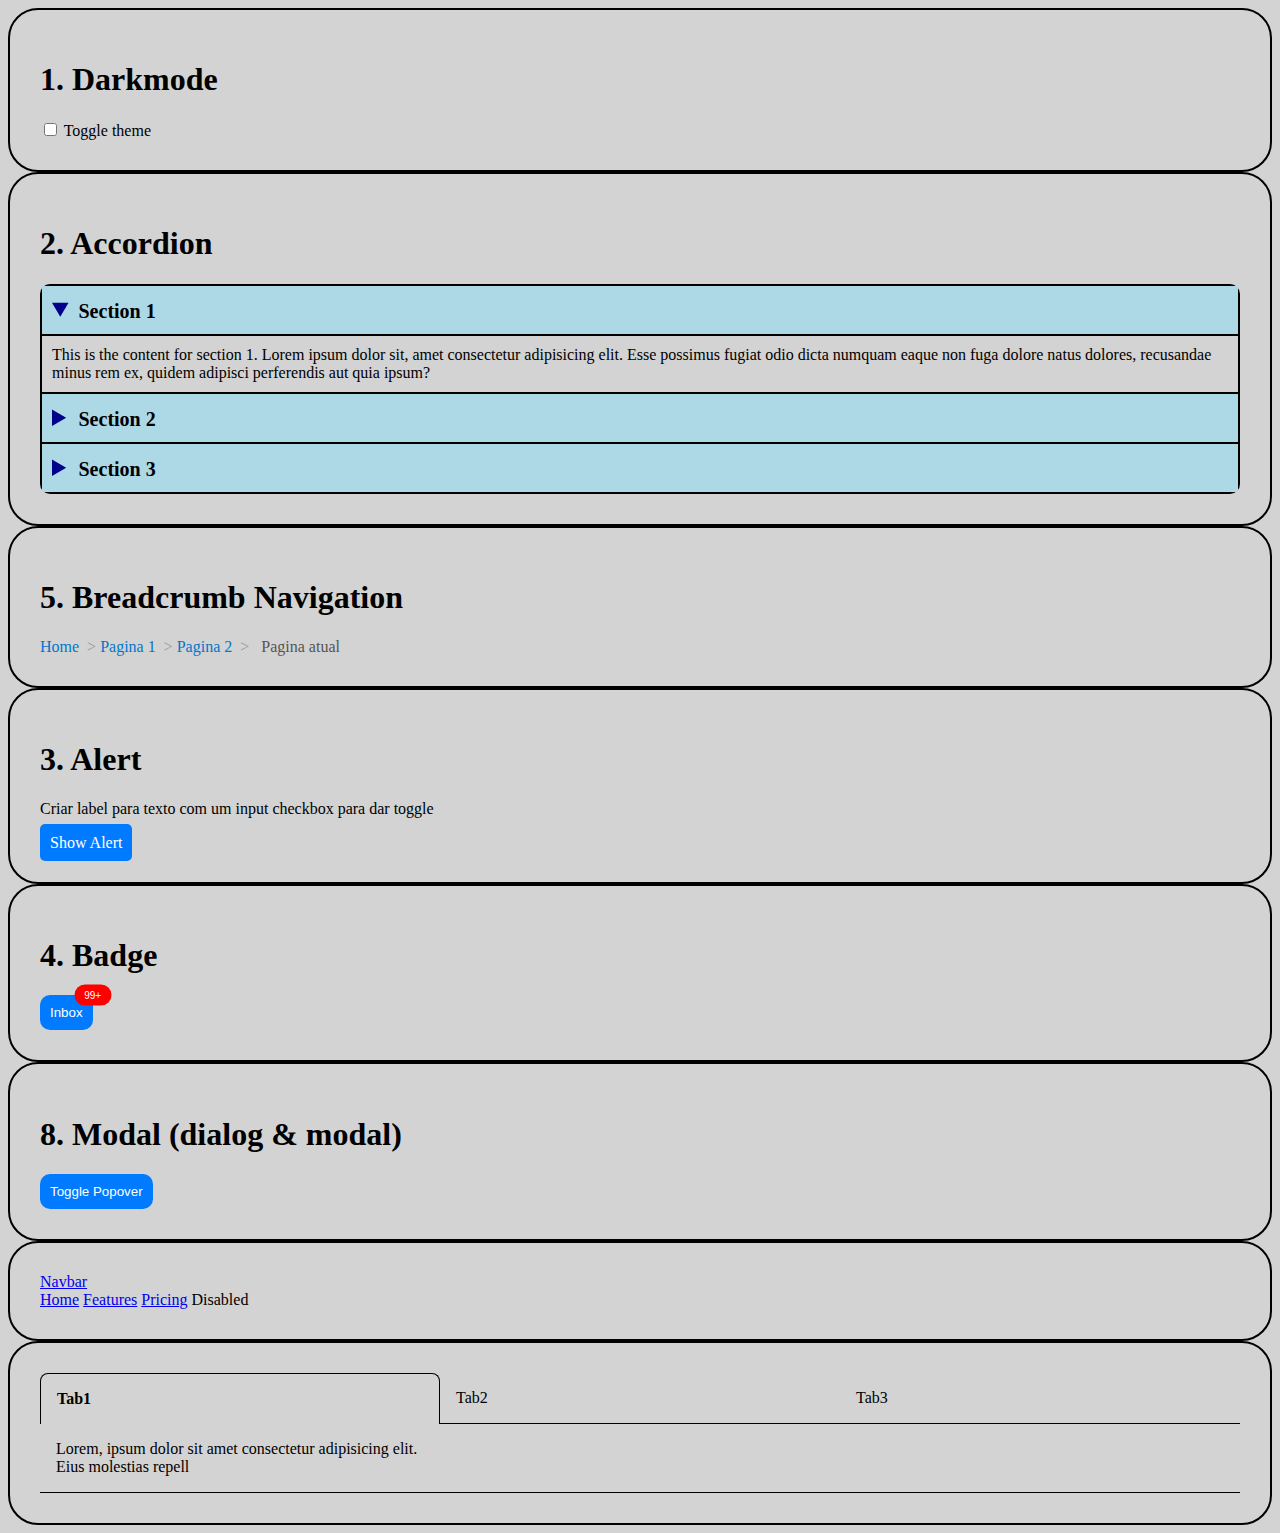
<file: AULA7/testing/index.html>
<!DOCTYPE html>
<html lang="en">
<head>
    <meta charset="UTF-8">
    <meta name="viewport" content="width=device-width, initial-scale=1.0">
    <link rel="stylesheet" href="styles.css">
    <title>Document</title>
</head>
<body>
    <div class="separation">
        <h1>1. Darkmode</h1>
        <input type="checkbox" id="darkmode-toggle"> Toggle theme
    </div>
    <div class="separation accordion">
        <h1>2. Accordion</h1>
        <details class="top" name="requirements" open>
            <summary>Section 1</summary>
            <p>This is the content for section 1. Lorem ipsum dolor sit, amet consectetur adipisicing elit. Esse possimus fugiat odio dicta numquam eaque non fuga dolore natus dolores, recusandae minus rem ex, quidem adipisci perferendis aut quia ipsum?</p>
        </details>

        <details name="requirements">
            <summary>Section 2</summary>
            <p>This is the content for section 2.</p>
        </details>

        <details class="bottom" name="requirements">
            <summary>Section 3</summary>
            <p>This is the content for section 3.</p>
        </details>
    </div>
    <div class="separation">
        <h1>5. Breadcrumb Navigation</h1>
        <nav class="breadcrumb">
            <a href="#">Home</a>
            <a href="#">Pagina 1</a>
            <a href="#">Pagina 2</a>
            <span>Pagina atual</span>
        </nav>
    </div>
    <div class="separation">
        <h1>3. Alert</h1>
        <p>Criar label para texto com um input checkbox para dar toggle</p>
        <label for="alert-toggle" style="cursor:pointer; background:#007bff; color:white; padding:10px; border-radius:5px;">
            Show Alert
        </label>

        <input type="checkbox" id="alert-toggle">
        <div class="alert">
            <label for="alert-toggle" class="close-btn">&times;</label>
            ⚠️ This is a CSS-only alert box!
        </div>
    </div>
    <div class="separation">
        <h1>4. Badge</h1>
        <button type="button" class="btn anchor-button">Inbox
            <span class="anchor-badge">
            99+ <span class="visually-hidden">unread messages</span>
            </span>
        </button>
    </div>
    <div class="separation">
        <h1>8. Modal (dialog & modal)</h1>
            <button class="btn" popovertarget="my-popover">Toggle Popover</button>
        </div>
        <div popover id="my-popover" class="box">
            <div class="title">
                <h2>This is a popover.</h2> <button class="exit-btn" popovertarget="my-popover" popovertargetaction="hide">X</button>
            </div>
            <p>Some content for the popover.</p>
            <div class="buttons">
                <button class="btn btn-secondary" popovertarget="my-popover" popovertargetaction="hide">Fechar</button>
                <button class="btn" popovertarget="my-popover" popovertargetaction="hide">Salvar Alterações</button>
            </div>
        </div>
    </div>
    <div class="separation">
        <nav class="navbar bg-light">
            <div class="container-fluid">
                <a class="navbar-brand" href="#">Navbar</a>
                <div class="navbar-nav">
                    <a class="nav-link active" aria-current="page" href="#">Home</a>
                    <a class="nav-link" href="#">Features</a>
                    <a class="nav-link" href="#">Pricing</a>
                    <a class="nav-link disabled">Disabled</a>
                </div>
            </div>
        </nav>
    </div>
    <div class="separation">
        <div class="grid">
            <details name="tabs" open>
                <summary data-tab-order="1">Tab1</summary>
                <div>Lorem, ipsum dolor sit amet consectetur adipisicing elit. Eius molestias repell
            </details>
            <details name="tabs">
                <summary data-tab-order="2">Tab2</summary>
                <div>Voluptatibus quam consectetur fuga dolorem praesentium atque facere nam distinctio
            </details>
            <details name="tabs">
                <summary data-tab-order="3">Tab3</summary>
                <div>Sapiente ea nulla, reiciendis non harum sed delectus error laudantium impedit
            </details>
        </div>
    </div>
</body>
</html>
</file>
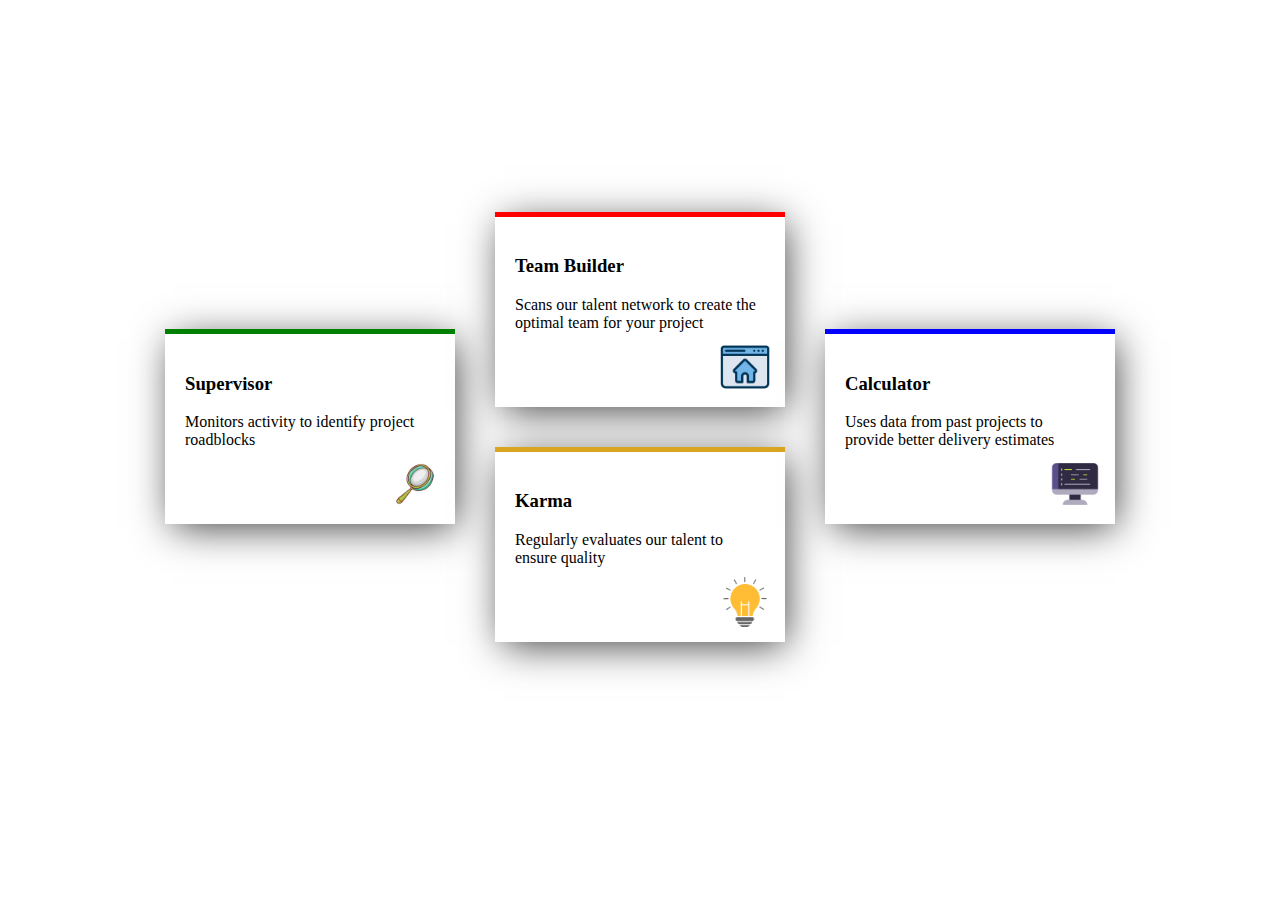
<file: AULA6/Media Queries/ex1/index.html>
<!DOCTYPE html>
<html lang="en">
<head>
    <meta charset="UTF-8">
    <meta name="viewport" content="width=device-width, initial-scale=1.0">
    <!-- Utilizando flex (também necessita uncomment nos divs abaixo) -->
    <link rel="stylesheet" href="style.css">
    <!-- Utilizando Grid -->
    <!-- <link rel="stylesheet" href="style2.css"> -->
    <title>Document</title>
</head>
<body>
    <div class="container">
        <div class="box box-left">
            <div class="card border-verde">
                <h3>Supervisor</h3>
                <p>Monitors activity to identify project roadblocks</p>
                <img class=boxicon src="magnifier.png" alt="image">
            </div>
        </div>

        <div class="box center-box">
            <div class="card border-vermelho">
                <h3>Team Builder</h3>
                <p>Scans our talent network to create the optimal team for your project</p>
                <img class=boxicon src="homepage.png" alt="image">
            </div>
            <div class="card border-amarelo">
                <h3>Karma</h3>
                <p>Regularly evaluates our talent to ensure quality</p>
                <img class=boxicon src="bulb.png" alt="image">
            </div>
        </div>

        <div class="box box-right">
            <div class="card border-azul">
                <h3>Calculator</h3>
                <p>Uses data from past projects to provide better delivery estimates</p>
                <img class=boxicon src="screen.png" alt="image">
            </div>
        </div>
    </div>
</body>
</html>
</file>
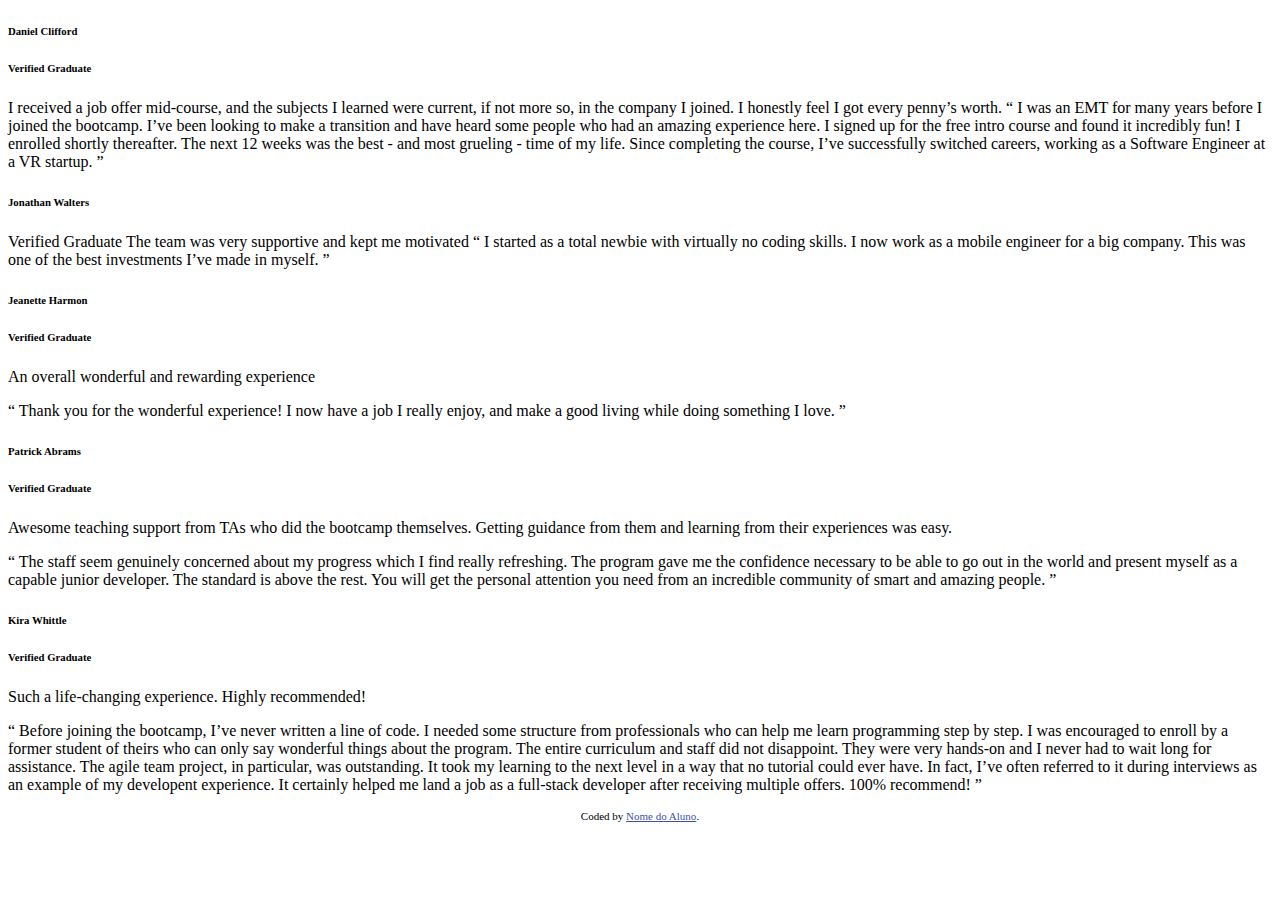
<file: AULA6/Media Queries/ex3/index.html>
<!DOCTYPE html>
<html lang="en">
<head>
	<meta charset="UTF-8">
	<meta name="viewport" content="width=device-width, initial-scale=1.0"> 
	<link rel="stylesheet" href="styles.css">
	<link rel="icon" type="image/png" sizes="32x32" href="./images/favicon-32x32.png">
	<title>Recomendações</title>
	<style>
		.attribution { font-size: 11px; text-align: center; }
		.attribution a { color: hsl(228, 45%, 44%); }
	</style>
</head>
<body>
	<div class="card card1">
		<h6 class="person-name">Daniel Clifford</h6>
		<h6 class="person-status">Verified Graduate</h6>

		I received a job offer mid-course, and the subjects I learned were current, if not more so, 
		in the company I joined. I honestly feel I got every penny’s worth.

		“ I was an EMT for many years before I joined the bootcamp. I’ve been looking to make a 
		transition and have heard some people who had an amazing experience here. I signed up 
		for the free intro course and found it incredibly fun! I enrolled shortly thereafter. 
		The next 12 weeks was the best - and most grueling - time of my life. Since completing 
		the course, I’ve successfully switched careers, working as a Software Engineer at a VR startup. ”
	</div>
	<div class="card card2">
		<h6 class="person-name">Jonathan Walters</h6>
		<h6 class="person-status"></h6>Verified Graduate</h6>

		The team was very supportive and kept me motivated

		“ I started as a total newbie with virtually no coding skills. I now work as a mobile engineer 
		for a big company. This was one of the best investments I’ve made in myself. ”
	</div>
	<div class="card card3">
		<h6 class="person-name">Jeanette Harmon</h6>
		<h6 class="person-status">Verified Graduate</h6>

		<p>An overall wonderful and rewarding experience</p>

		<p>“ Thank you for the wonderful experience! I now have a job I really enjoy, and make a good living 
		while doing something I love. ”</p>
	</div>
	<div class="card card4">
		<h6 class="person-name">Patrick Abrams</h6>
		<h6 class="person-status">Verified Graduate</h6>

		<p>Awesome teaching support from TAs who did the bootcamp themselves. Getting guidance from them and 
		learning from their experiences was easy.</p>

		<p>“ The staff seem genuinely concerned about my progress which I find really refreshing. The program 
		gave me the confidence necessary to be able to go out in the world and present myself as a capable 
		junior developer. The standard is above the rest. You will get the personal attention you need from 
		an incredible community of smart and amazing people. ”</p>

	</div>
	<div class="card card5">
		<h6 class="person-name">Kira Whittle</h6>
		<h6 class="person-status">Verified Graduate</h6>

		<p>Such a life-changing experience. Highly recommended!</p>

		<p>“ Before joining the bootcamp, I’ve never written a line of code. I needed some structure from 
		professionals who can help me learn programming step by step. I was encouraged to enroll by a former 
		student of theirs who can only say wonderful things about the program. The entire curriculum and staff 
		did not disappoint. They were very hands-on and I never had to wait long for assistance. The agile team 
		project, in particular, was outstanding. It took my learning to the next level in a way that no tutorial 
		could ever have. In fact, I’ve often referred to it during interviews as an example of my developent 
		experience. It certainly helped me land a job as a full-stack developer after receiving multiple offers. 
		100% recommend! ”</p>
	</div>
	<div class="attribution">
		Coded by <a href="#">Nome do Aluno</a>.
	</div>
</body>
</html>
</file>
<file: AULA2/style.css>
h1, h2, h3, h4, h5, h6 {
    color: rgb(43, 43, 231);
}
</file>
<file: AULA3/style.css>
span.nav {
    margin: 10px 70px;
    font-size: 12px;
    color: #767E96;
}

body {
    font-family: 'montserrat', sans-serif;
    margin-left: 20px;
    border-left: #E9EAED 2px solid;
    /*background-color: #F3F4F6;*/
}

button.primary {
  background-color: #242E4C;
  margin: 5px 15px;
  width: 160px;
  color: white;
  border: none;
  padding: 10px 20px;
  font-size: 14px;
  font-weight: medium;
  border-radius: 5px;
  cursor: pointer;
}

button.secondary {
  background-color: #E9EAED;
  margin: 5px 15px;
  width: 160px;
  color: #242E4C;
  border: none;
  padding: 10px 20px;
  font-size: 14px;
  font-weight: medium;
  border-radius: 5px;
  cursor: pointer;
}
button:hover {
  box-shadow: 5px 5px 15px rgba(0, 0, 0, 0.2);
}

h1 {
  margin-left: 15px;
  color: #1E1A50;
  font-size: 28px;
  font-weight: bold;
}

h2 {
  margin-left: 15px;
  color: #1E1A50;
  font-size: 16px;
  font-weight: bold;
}

h3 {
  margin-left: 15px;
  color: #1A2950;
  font-size: 14px;
  font-weight: bold;
}

a {
  margin-left: 15px;
  color: #738BFD;
  font-size: 14px;
  font-weight: medium;
}

p {
  margin-left: 15px;
  color: #1A2950;
  font-size: 12px;
  font-weight: medium;
}

p.input-placeholder {
  margin-left: 15px;
  color: #767E96;
  font-size: 14px;
  font-weight: medium;
}
p.board-summary {
  margin-left: 15px;
  color: #767E96;
  font-size: 12px;
  font-weight: medium;
}

span.board-summary {
  color: #767E96;
  font-size: 12px;
  font-weight: medium;
  margin-left: 10px;
}

p.alert-message {
  margin-left: 15px;
  color: #F55623;
  font-size: 12px;
  font-weight: medium;
}

input::placeholder {
  color: #767E96;
  font-size: 14px;
  font-weight: medium;
}

input {
  margin-left: 15px;
  border: 1px solid #C4C9D6;
  border-radius: 5px;
  padding: 10px;
  width: 250px;
}

input:focus {
  outline: none;
  border: 2px solid #738BFD;
}

div.colors span {
  display: inline-block;
  text-align: center;
  line-height: 100px;
  width: 100px;
  height: 100px;
  margin: 10px;
}

span.card {
  display: inline-block;
  width: 200px;
  height: 150px;
  margin: 43px;
  background-color: white;
  box-shadow: 5px 10px 30px #dbdbdc;
  margin-right: 90px;
}

span.card:hover {
  box-shadow: 5px 10px 30px rgb(59, 59, 59);
}

p.section-title {
  color: #767E96;
  font-size: 16px;
  font-weight: bold;
  margin: 0px;
  margin-top: 40px;
  padding: 5px 20px;
  margin-bottom: 10px;
  border-top-right-radius: 30px;
  border-bottom-right-radius: 30px;
  width: fit-content;
  background-color: #E9EAED;
}
</file>
<file: AULA4/styles.css>
.loader {
    height: 100px;
    width: 95px;
    margin: 20px;
    display: flex;
    justify-content: space-between;
    align-items: center;
}
.barra1, .barra2, .barra3, .barra4, .barra5 {
    background-color: blueviolet;
    height: 50px;
    width: 15px;
    animation: animacao 1s infinite;
}

@keyframes animacao {
    0% {
        transform: scaleY(1);
    }
    50% {
        transform: scaleY(2);
    }
    100% {
        transform: scaleY(1);
    }
}
.barra2 {
    animation-delay: 0.2s;
}
.barra3 {
    animation-delay: 0.4s;
}
.barra4 {
    animation-delay: 0.6s;
}
.barra5 {
    animation-delay: 0.8s;
}

.botao {
    background-color: transparent;
    width: 150px;
    height: 80px;
    margin: 20px;
    border-width: 0 0 0 0;
    color: blueviolet;
    cursor: pointer;
}
#anim1{
    border: 3px solid blueviolet;
    transition-duration: 200ms;
}

#anim1:hover {
    background-color: blueviolet;
    color: white;
}

#anim2 {
    position: relative
}
#anim2::before {
    position: absolute;
    content: '';
    top: 0;
    left: 0;
    width: 0;
    height: 3px;
    background-color: blueviolet;

    transition-duration: 200ms;
}
#anim2::after {
    position: absolute;
    content: '';
    bottom:0;
    right:0;
    width: 0;
    height: 3px;
    background-color: blueviolet;

    transition-duration: 200ms;
}
#anim2:hover::before, #anim2:hover::after {
    width: 100%;
}
#anim3 {
    position: relative;
    transition-duration: 200ms;
}
#anim3::after {
    position: absolute;
    content: '';
    bottom: 0;
    left: 0;
    width: 100%;
    height: 0;
    background-color: blueviolet;
    z-index: -1;
}
#anim3:hover{
    color: white
}
#anim3:hover::after {
    height: 100%;
}
#anim4 {
    position: relative;
    transition-duration: 200ms;
}
#anim4::before {
    position: absolute;
    content: '';
    top: 0;
    left: 0;
    width: 0;
    height: 0;
    background-color: blueviolet;
    z-index: -1;
    transition: 200ms;
}
#anim4::after {
    position: absolute;
    content: '';
    bottom: 0;
    right: 0;
    width: 0;
    height: 0;
    background-color: blueviolet;
    z-index: -1;
    transition: 200ms;
}
#anim4:hover{
    color: white;
}
#anim4:hover::before, #anim4:hover::after {
    width: 100%;
    height: 100%;
}
#anim5 {
    position: relative
}
#anim5::before {
    position: absolute;
    content: '';
    top: 0;
    left: 0;
    width: 0;
    height: 3px;
    background-color: blueviolet;

    transition-duration: 200ms;
}
#anim5::after {
    position: absolute;
    content: '';
    bottom:0;
    right:0;
    width: 0;
    height: 3px;
    background-color: blueviolet;

    transition-delay: 600ms;
    transition-duration: 200ms;
}
#anim5:hover::before, #anim5:hover::after {
    width: 100%;
}
#anim5-span::after{
    position: absolute;
    content: '';
    top:0;
    right: 0;
    width: 3px;
    height: 0;
    background-color: blueviolet;
    transition-delay: 200ms;
    transition-duration: 200ms;
}
#anim5-span::before{
    position: absolute;
    content: '';
    bottom:0;
    left: 0;
    width: 3px;
    height: 0;
    background-color: blueviolet;
    transition-delay: 800ms;
    transition-duration: 200ms;
}
#anim5:hover #anim5-span::before, #anim5:hover #anim5-span::after {
    height: 100%;
}
#anim6 {
    position: relative;
    border: 2px solid blueviolet;
    transition-duration: 400ms;
}
#anim6::after{
    content: '';
    position: absolute;
    top: 0;
    right: 0;
    width: 0;
    height: 0;
    border-style: solid;
    border-width: 0 0 0 0;
    border-color: transparent blueviolet transparent transparent;
    transition-duration: 400ms;
}
#anim6::before{
    content: '';
    position: absolute;
    bottom: 0;
    right: 0;
    width: 0;
    height: 0;
    border-style: solid;
    border-width: 0 0 0 0;
    border-color: transparent transparent blueviolet transparent;
    transition-duration: 400ms;
}
#anim6-text {
    transition-duration: 400ms;
}

#anim6:hover > #anim6-text {
    padding-right: 30px;
}

#anim6:hover::after {
    border-width: 0 40px 40px 0;
}

#anim6:hover::before {
    border-width: 0 0 40px 40px;
}
</file>
<file: AULA5/ex1/styles.css>
div{
    height: 300px;
    background: lightgrey;
    margin-bottom: 5px;
}

.flex-container{
    display: flex;
    justify-content: flex-end;
}

.flex-item{
    width: 50px;
    height: 50px;
    border-radius: 25%;
}

.verde{
    background-color: green;
}
.amarelo{
    background-color: yellow;
}

.vermelho{
    background-color: red;
}

.flex-container2{
    display: flex;
    justify-content: center;
}

.flex-container3{
    display: flex;
    justify-content: space-evenly;
}

.flex-container4{
    display: flex;
    justify-content: space-between;
}

.flex-container5{
    display: flex;
    align-items: flex-end;
}

.flex-container6{
    display: flex;
    justify-content: center;
    align-items: center;
}

.flex-container7{
    display: flex;
    justify-content: space-around;
    align-items: flex-end;
}

.flex-container8{
    display: flex;
    justify-content: flex-end;
    align-items: flex-start;
}

.flex-container9{
    display: flex;
    flex-direction: column;
}

.flex-container10{
    display: flex;
    flex-direction: row-reverse;
    justify-content: start;
}

.flex-container11{
    display: flex;
    flex-direction: column;
    justify-content: flex-end;
}

.flex-container12{
    display: flex;
    flex-direction: column;
    justify-content: space-between;
}

.flex-container13{
    display: flex;
    flex-direction: row-reverse;
    justify-content: center;
    align-items: flex-end;
}

.flex-container14{
    display: flex;
    justify-content: start;
    align-items: start;
}

.flex-container15{
    display: flex;
    justify-content: center;
}

.flex-container15 > .flex-item.vermelho{
    order: -1;
}

.flex-container16{
    display: flex;
    justify-content: center;
}

.flex-container16 > .flex-item.amarelo{
    align-self: flex-end;
}

.flex-container17{
    display: flex;
    justify-content: center;
}

.flex-container17 > .flex-item.amarelo{
    order: 1;
    align-self: flex-end;
}

/* 4.4 */
.flex-container18{
    display: flex;
    justify-content: center;
}
/* 4.5 */
.flex-container19{
    display: flex;
    flex-direction: column;
    justify-content: space-evenly;
    align-content: flex-start;
}
.flex-container19 .flex-item.verde{
    align-self: flex-start;
}
.flex-container19 .flex-item.amarelo{
    align-self: center;
}
.flex-container19 .flex-item.vermelho{
    align-self: flex-end;
}
/* 4.6 */
.flex-container20{
    display: flex;
    justify-content: center;
}
/* 4.7 */
.flex-container21{
    display: flex;
    justify-content: center;
}
/* 4.8 */
.flex-container22{
    display: flex;
    justify-content: center;
}
/* 4.9 */
.flex-container23{
    display: flex;
    justify-content: center;
}
</file>
<file: AULA5/ex2/styles.css>
body{
    background-color: lightgray;
}
.container{
    display:flex;
    border-radius: 15px;
    height: 500px;
    width: 600px;
    background-color: white;
}

.logincard{
    margin: 10px;
    display: flex;
}

.login-form{
    display: flex;
    flex-direction: column;
    align-items: center;
    justify-content: space-around;
}

.login-form h3{
    align-self: flex-start;
}

a.password{
    color: rgb(87, 131, 219);
}

.imagem{
    width: 40%;
}

.imagem img{
    width: fit-content;
    height: 500px;
}

input {
    width: 70%;
    height: 30px;
    color: lightgray;
    margin-top: 20px;
}

button.next {
    background-color: rgb(87, 131, 219);
    color: white;
    height: 30px;
    width: 60px;
    border-radius: 5px;
    border-color: transparent;
}

.botoes{
    display:flex;
    gap: 20px;
    align-items: center;
}
</file>
<file: AULA5/ex3/style.css>
body {
    display: flex;
    justify-content: center;
    align-items: center;
    height: 100vh;
}

.container {
    display: flex;
    justify-content: center;
    align-items: center;
    height: 700px;
    width: 900px;
    box-shadow: 0 4px 16px rgba(0, 0, 0, 0.2);
}

.container2 {
    height: 100%;
    width: 90%;
}

/*.text {
    background-color: aqua;
}*/

.text h1{
    color: #0D93E7;
}

.itemsettings {
    display: flex;
    flex-direction: column;
    align-items: center;
    justify-content: space-between;
    width: 40%;
}

.item {
    display: flex;
    flex-direction: column;
    justify-content: center;
    align-items: center;
    width: 60%;
}

.imagem {
    display: flex;
    width: 340px;
    justify-content: center;
}

.lowercard {
    display: flex;
    height: fit-content;
}

.colors button {
    width: 50px;
    height: 50px;
    border-radius: 50px;
}

button.yellowbutton {
    background-color: yellow;
}
button.redbutton {
    background-color: red;
}
button.blackbutton {
    background-color: black;
}

.colors {
    display: flex;
    gap: 30px;
    width: 100%;
}

.optiontitle {
    display: flex;
    width: 100%;
}

.sizebutton{
    width: 100%;
}

button.sizebutton{
    width: 50px;
    height: 50px;
    border-radius: 50px;
    text-align: center;
    background-color: white;
    font-size: 35px;
}

.addbutton {
    display: flex;
    background-color: white;
    width: 340px;
    height: 150px;
    justify-content: center;
    align-items: center;
}

button.addbutton {
    background-color: black;
    color: white;
    border-color: greenyellow;
    border-width: 1px;
    height: 70px;
    width: 250px;
    font-size: 30px;
}

img.item {
    width: 340px;
}
</file>
<file: AULA7/testing/styles.css>
:root:has(#darkmode-toggle:checked) {
    color-scheme: light dark;
}
body {
    color: light-dark(black, lightgray);
    background-color: light-dark(lightgray, black);
}

.separation {
    border-style: solid;
    border-width: 2px;
    border-color: light-dark(black, lightgray);
    border-radius: 30px;
    padding: 30px;
}

/* Accordion styles */

.accordion summary {
    font-size: 20px;
    font-weight: bold;
    margin: 15px;
    cursor: pointer;
    background-color: lightblue;
    margin: 0;
    padding: 10px;
}

.accordion details[open] > summary {
    border-bottom: 2px solid black;
}

.accordion summary::marker {
    color: darkblue;
    font-size: 25px;
}

.accordion details {
    list-style-position: right;
    border: 2px solid black;
    border-top: none;
}

.accordion details.top {
    border-top: 2px solid black;
    border-top-left-radius: 10px;
    border-top-right-radius: 10px;
}
.accordion details.bottom {
    border-bottom-left-radius: 10px;
    border-bottom-right-radius: 10px;
}

.accordion details > p {
    margin: 10px;
}


/* Breadcrumb styles */
.breadcrumb a {
  color: #0077cc;
  text-decoration: none;
  position: relative;
}

.breadcrumb a:hover {
  text-decoration: underline;
}

.breadcrumb a::after {
  content: ">";
  color: #999;
  margin-left: 0.5em;
}

.breadcrumb span {
  color: #555;
  margin-left: 0.5em;
}

/* Alert box styles */

#alert-toggle { /* Hide the checkbox */
    display: none;
}


.alert { /* Alert styling */
    display: none;
    background-color: #fff3cd;
    color: #856404;
    border: 1px solid #ffeeba;
    border-radius: 5px;
    padding: 15px;
    width: 300px;
    margin: 20px auto;
    position: relative;
    font-family: sans-serif;
}

#alert-toggle:checked + .alert { /* Show alert when checkbox is checked */
    display: block;
}


.close-btn { /* Close button */
    position: absolute;
    top: 5px;
    right: 10px;
    cursor: pointer;
    font-weight: bold;
}


/* Badge style */

.btn {
    background-color: #007bff;
    border: 2px transparent;
    border-radius: 10px;
    padding: 10px;
    color: white;
    cursor: pointer;
}

.anchor-button {
    position: relative;
    /* anchor-name: --inbox-button; */
}
.anchor-badge {
    position: absolute;
    /* not working god knows why
    top: anchor(--inbox-button top);
    left: anchor(--inbox-button right);
    */
    top: 0;
    left: 100%;
    translate: -50% -50%;
    background-color: red;
    color: white;
    padding: 5px 10px;
    border-radius: 15px;
    font-size: x-small;
}

.visually-hidden {
    display: none;
}

.anchor-badge:hover .visually-hidden {
    display: block;
}

/* Popover styles */

.box {
    padding: 0px;
    min-width: 30vw;
    border: 5px transparent;
    border-radius: 5px;
}

.btn-secondary {
    background-color: #6c757d;
}

.box .buttons {
    display: flex;
    justify-content: end;
    gap: 10px;
    margin: 10px;
}

.box .title h2 {
    margin: 10px;
}

.box p {
    padding: 20px;
    border-bottom: 1px solid grey;
    border-top: 1px solid grey;
}

.box .title {
    position: relative;
}

.exit-btn {
    position: absolute;
    top: 5px;
    right: 10px;
    background-color: transparent;
    border: none;
    color: grey;
    cursor: pointer;
}

/* Nav bar styles */


/* Tab styles */
.grid {
    display: grid;
    grid-template-columns: repeat(3, minmax(200px, 1fr));
    grid-template-rows: auto 1fr;
}

.grid details{
    /* Arrebenta tudo idk why? literally copy paste form moodle
    display: grid;
    grid-template-columns: subgrid;
    grid-template-rows: subgrid;
    grid-column: 1 / -1;
    grid-row: 1 / span 2;
    */
    border-bottom: 1px solid black;
}

.grid summary{
    --tab-order: attr(data-tab-order type(<integer>));
    grid-column: var(--tab-order) / span 1;
    grid-row: 1;
    display: grid;
    padding: 1rem;
    border-bottom: 1px solid black;
    cursor: pointer;
    z-index: 1;
}
.grid details[open] :is(summary){
    font-weight: bold;
    pointer-events: none;
    border: 1px solid black;
    border-top-left-radius: 8px;
    border-top-right-radius: 8px;
    border-bottom: none;
}
.grid details::details-content{
    grid-column: 1 / -1;
    grid-row: 2;
    padding: 1rem;
}
.grid details:not([open])::details-content{
    display: none;
}
</file>
<file: AULA6/Media Queries/ex1/style.css>
.container {
    min-height: 93vh;
    @media (width > 728px){
        display: flex;
        justify-content: center;
        align-items: center;
    }
}

.card {
    margin: auto;
    background-color: white;
    width: 250px;
    height: 150px;
    padding: 20px;
    box-shadow: 4px 7px 38px -4px rgba(0,0,0,0.77);
    position: relative;
}

.box {
    margin: 20px;
}

.center-box {
    display: flex;
    flex-direction: column;
    row-gap: 40px;
}

.border-vermelho {
    border-top: 5px solid red;
}

.border-verde {
    border-top: 5px solid green;
}

.border-amarelo {
    border-top: 5px solid goldenrod;
}

.border-azul {
    border-top: 5px solid blue;
}

img.boxicon {
    height: 50px;
    justify-self: right;
    position: absolute;
    right: 0;
    bottom: 0;
    margin: 15px;
}
</file>
<file: AULA6/Media Queries/ex1/style2.css>
.container {
    min-height: 93vh;
    display: grid;
    align-items: center;
    justify-content: center;
    grid-template-areas: 
    '.  .   .'
    'c1 c2  c4'
    'c1 c3  c4'
    '.  .   .';
}

.card {
    background-color: white;

    width: 250px;
    height: 150px;
    padding: 20px;
    box-shadow: 4px 7px 38px -4px rgba(0,0,0,0.77);
    position: relative;
}

.box {
    margin: 20px;
}

.center-box {
    display: flex;
    flex-direction: column;
    row-gap: 40px;
}

.border-vermelho {
    border-top: 5px solid red;
    grid-area: c1;
}

.border-verde {
    border-top: 5px solid green;
    grid-area: c2;
}

.border-amarelo {
    border-top: 5px solid goldenrod;
    grid-area: c3;
}

.border-azul {
    border-top: 5px solid blue;
    grid-area: c4;
}

img.boxicon {
    height: 50px;
    justify-self: right;
    position: absolute;
    right: 0;
    bottom: 0;
    margin: 15px;
}
</file>
<file: AULA6/Media Queries/ex3/styles.css>
container-type: inline
</file>
